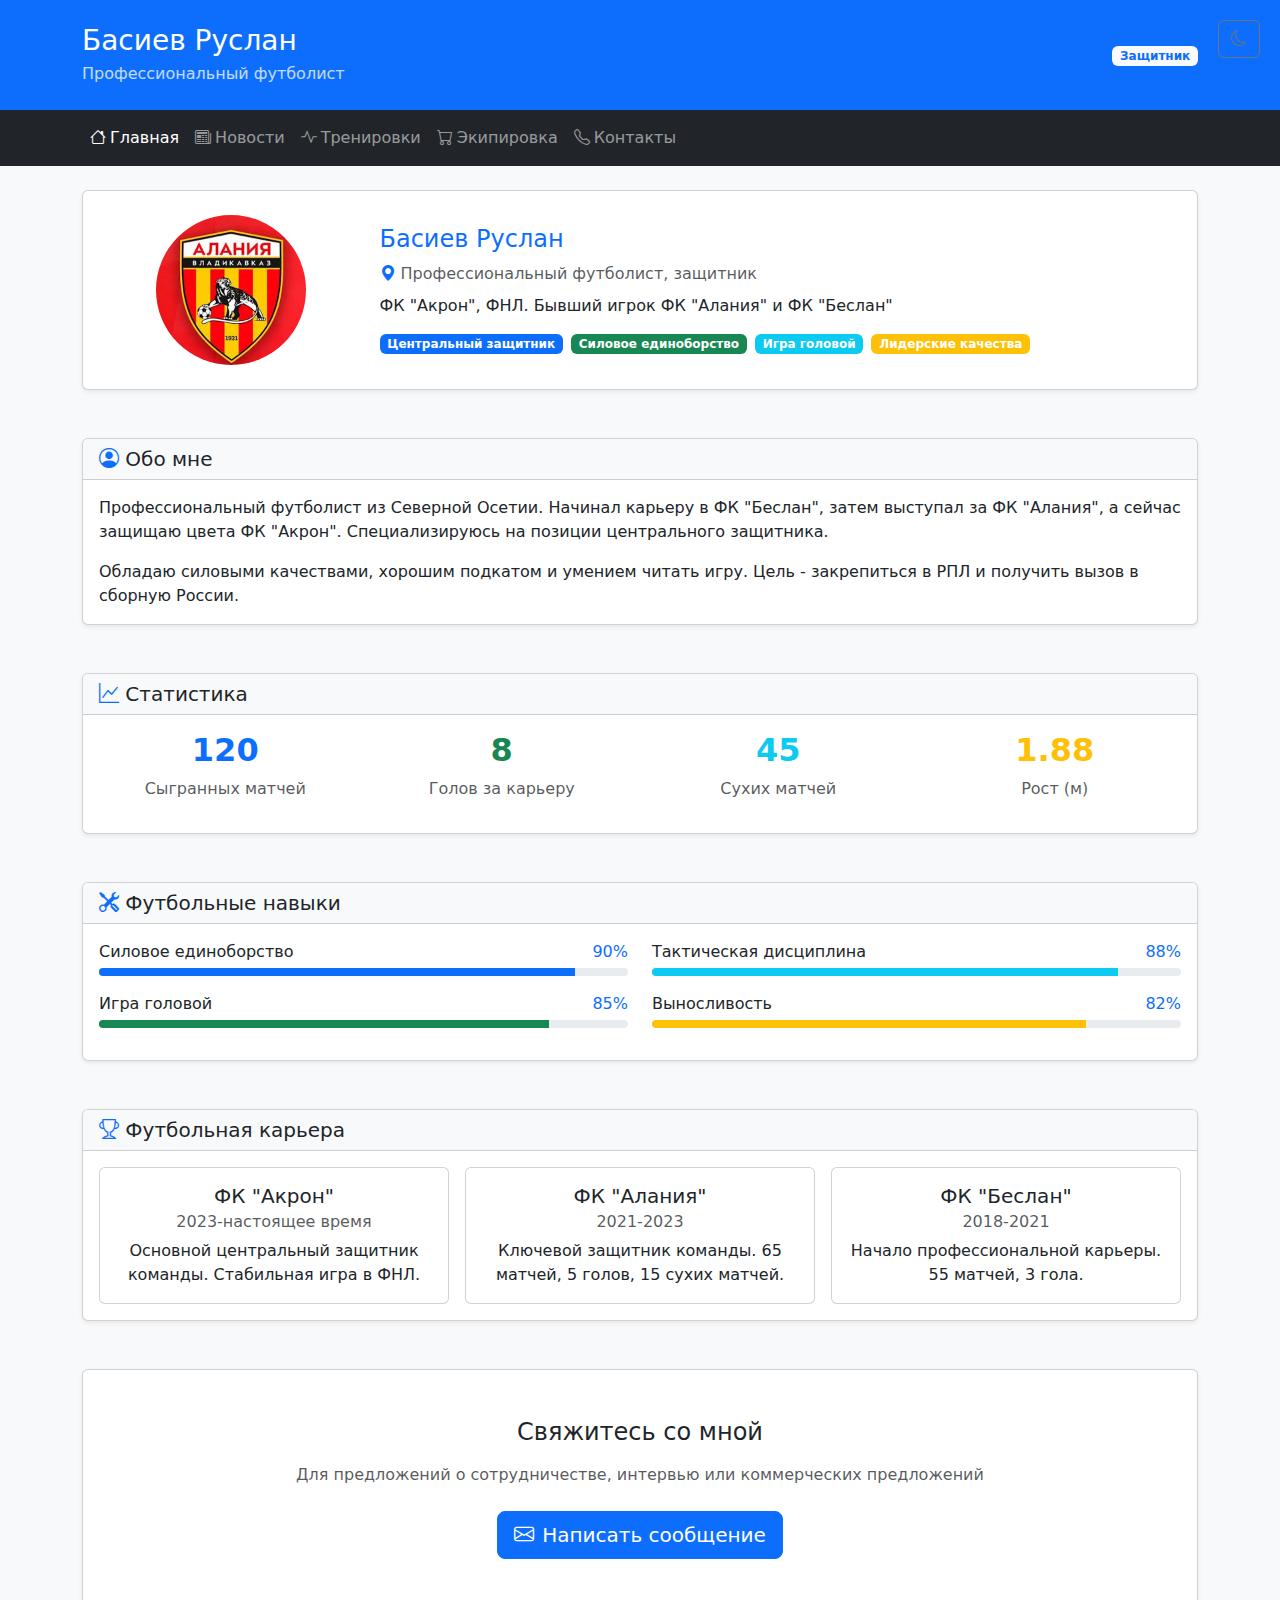
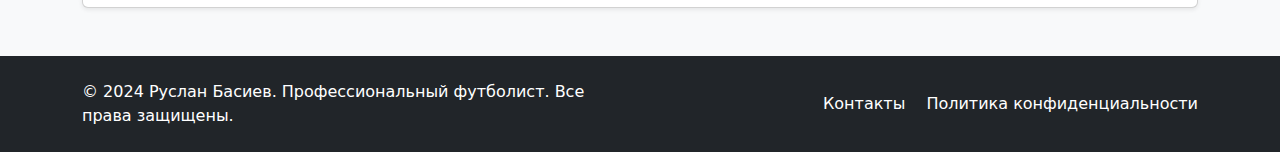
<file: index.html>
<!DOCTYPE html>
<html lang="ru">
<head>
    <meta charset="UTF-8">
    <meta name="viewport" content="width=device-width, initial-scale=1.0">
    <title>Главная - Футболист Басиев Руслан</title>
    <!-- Bootstrap CSS -->
    <link href="https://cdn.jsdelivr.net/npm/bootstrap@5.3.2/dist/css/bootstrap.min.css" rel="stylesheet">
    <!-- Bootstrap Icons -->
    <link rel="stylesheet" href="https://cdn.jsdelivr.net/npm/bootstrap-icons@1.11.1/font/bootstrap-icons.css">
    <style>
        .theme-toggle {
            position: fixed;
            top: 20px;
            right: 20px;
            z-index: 1000;
        }
        .profile-img {
            width: 150px;
            height: 150px;
            object-fit: cover;
        }
        .progress {
            height: 8px;
        }
        .skill-badge {
            font-size: 0.9rem;
            padding: 6px 12px;
            margin: 2px;
        }
    </style>
</head>
<body class="bg-light">
    <!-- Переключатель темы -->
    <button class="btn btn-outline-secondary theme-toggle" id="themeToggle">
        <i class="bi bi-moon"></i>
    </button>

    <div class="container-fluid p-0">
        <!-- Header -->
        <header class="bg-primary text-white py-4">
            <div class="container">
                <div class="row align-items-center">
                    <div class="col">
                        <h1 class="h3 mb-1">Басиев Руслан</h1>
                        <p class="mb-0 opacity-75">Профессиональный футболист</p>
                    </div>
                    <div class="col-auto">
                        <span class="badge bg-light text-primary">Защитник</span>
                    </div>
                </div>
            </div>
        </header>

        <!-- Navigation -->
        <nav class="navbar navbar-expand-lg navbar-dark bg-dark">
            <div class="container">
                <button class="navbar-toggler" type="button" data-bs-toggle="collapse" data-bs-target="#navbarNav">
                    <span class="navbar-toggler-icon"></span>
                </button>
                <div class="collapse navbar-collapse" id="navbarNav">
                    <ul class="navbar-nav">
                        <li class="nav-item">
                            <a class="nav-link active" href="index.html">
                                <i class="bi bi-house me-1"></i>Главная
                            </a>
                        </li>
                        <li class="nav-item">
                            <a class="nav-link" href="pages/news.html">
                                <i class="bi bi-newspaper me-1"></i>Новости
                            </a>
                        </li>
                        <li class="nav-item">
                            <a class="nav-link" href="pages/practices.html">
                                <i class="bi bi-activity me-1"></i>Тренировки
                            </a>
                        </li>
                        <li class="nav-item">
                            <a class="nav-link" href="pages/goods.html">
                                <i class="bi bi-cart me-1"></i>Экипировка
                            </a>
                        </li>
                        <li class="nav-item">
                            <a class="nav-link" href="pages/contacts.html">
                                <i class="bi bi-telephone me-1"></i>Контакты
                            </a>
                        </li>
                    </ul>
                </div>
            </div>
        </nav>

        <!-- Main Content -->
        <main class="container my-4">
            <!-- Profile Section -->
            <section class="mb-5">
                <div class="card shadow-sm">
                    <div class="card-body p-4">
                        <div class="row align-items-center">
                            <div class="col-md-3 text-center mb-3 mb-md-0">
                                <img src="images/profile.jpg" alt="Фото футболиста" class="img-fluid rounded-circle profile-img">
                            </div>
                            <div class="col-md-9">
                                <h2 class="card-title h4 text-primary">Басиев Руслан</h2>
                                <p class="card-text text-muted mb-2">
                                    <i class="bi bi-geo-alt-fill text-primary"></i>
                                    Профессиональный футболист, защитник
                                </p>
                                <p class="card-text">
                                    ФК "Акрон", ФНЛ. Бывший игрок ФК "Алания" и ФК "Беслан"
                                </p>
                                <div class="d-flex gap-2 flex-wrap">
                                    <span class="badge bg-primary">Центральный защитник</span>
                                    <span class="badge bg-success">Силовое единоборство</span>
                                    <span class="badge bg-info">Игра головой</span>
                                    <span class="badge bg-warning">Лидерские качества</span>
                                </div>
                            </div>
                        </div>
                    </div>
                </div>
            </section>

            <!-- About Section -->
            <section class="mb-5">
                <div class="card shadow-sm">
                    <div class="card-header bg-light">
                        <h3 class="card-title h5 mb-0">
                            <i class="bi bi-person-circle text-primary"></i>
                            Обо мне
                        </h3>
                    </div>
                    <div class="card-body">
                        <p class="card-text">
                            Профессиональный футболист из Северной Осетии. Начинал карьеру в ФК "Беслан", 
                            затем выступал за ФК "Алания", а сейчас защищаю цвета ФК "Акрон". Специализируюсь 
                            на позиции центрального защитника.
                        </p>
                        <p class="card-text">
                            Обладаю силовыми качествами, хорошим подкатом и умением читать игру. 
                            Цель - закрепиться в РПЛ и получить вызов в сборную России.
                        </p>
                    </div>
                </div>
            </section>

            <!-- Stats Section -->
            <section class="mb-5">
                <div class="card shadow-sm">
                    <div class="card-header bg-light">
                        <h3 class="card-title h5 mb-0">
                            <i class="bi bi-graph-up text-primary"></i>
                            Статистика
                        </h3>
                    </div>
                    <div class="card-body">
                        <div class="row text-center">
                            <div class="col-md-3 col-6 mb-3">
                                <div class="h2 text-primary fw-bold">120</div>
                                <div class="text-muted">Сыгранных матчей</div>
                            </div>
                            <div class="col-md-3 col-6 mb-3">
                                <div class="h2 text-success fw-bold">8</div>
                                <div class="text-muted">Голов за карьеру</div>
                            </div>
                            <div class="col-md-3 col-6 mb-3">
                                <div class="h2 text-info fw-bold">45</div>
                                <div class="text-muted">Сухих матчей</div>
                            </div>
                            <div class="col-md-3 col-6 mb-3">
                                <div class="h2 text-warning fw-bold">1.88</div>
                                <div class="text-muted">Рост (м)</div>
                            </div>
                        </div>
                    </div>
                </div>
            </section>

            <!-- Skills Section -->
            <section class="mb-5">
                <div class="card shadow-sm">
                    <div class="card-header bg-light">
                        <h3 class="card-title h5 mb-0">
                            <i class="bi bi-tools text-primary"></i>
                            Футбольные навыки
                        </h3>
                    </div>
                    <div class="card-body">
                        <div class="row">
                            <div class="col-md-6">
                                <div class="mb-3">
                                    <div class="d-flex justify-content-between mb-1">
                                        <span>Силовое единоборство</span>
                                        <span class="text-primary">90%</span>
                                    </div>
                                    <div class="progress">
                                        <div class="progress-bar bg-primary" style="width: 90%"></div>
                                    </div>
                                </div>
                                <div class="mb-3">
                                    <div class="d-flex justify-content-between mb-1">
                                        <span>Игра головой</span>
                                        <span class="text-primary">85%</span>
                                    </div>
                                    <div class="progress">
                                        <div class="progress-bar bg-success" style="width: 85%"></div>
                                    </div>
                                </div>
                            </div>
                            <div class="col-md-6">
                                <div class="mb-3">
                                    <div class="d-flex justify-content-between mb-1">
                                        <span>Тактическая дисциплина</span>
                                        <span class="text-primary">88%</span>
                                    </div>
                                    <div class="progress">
                                        <div class="progress-bar bg-info" style="width: 88%"></div>
                                    </div>
                                </div>
                                <div class="mb-3">
                                    <div class="d-flex justify-content-between mb-1">
                                        <span>Выносливость</span>
                                        <span class="text-primary">82%</span>
                                    </div>
                                    <div class="progress">
                                        <div class="progress-bar bg-warning" style="width: 82%"></div>
                                    </div>
                                </div>
                            </div>
                        </div>
                    </div>
                </div>
            </section>

            <!-- Career Section -->
            <section class="mb-5">
                <div class="card shadow-sm">
                    <div class="card-header bg-light">
                        <h3 class="card-title h5 mb-0">
                            <i class="bi bi-trophy text-primary"></i>
                            Футбольная карьера
                        </h3>
                    </div>
                    <div class="card-body">
                        <div class="row g-3">
                            <div class="col-md-4">
                                <div class="card h-100">
                                    <div class="card-body text-center">
                                        <h5 class="card-title">ФК "Акрон"</h5>
                                        <h6 class="card-subtitle mb-2 text-muted">2023-настоящее время</h6>
                                        <p class="card-text">Основной центральный защитник команды. Стабильная игра в ФНЛ.</p>
                                    </div>
                                </div>
                            </div>
                            <div class="col-md-4">
                                <div class="card h-100">
                                    <div class="card-body text-center">
                                        <h5 class="card-title">ФК "Алания"</h5>
                                        <h6 class="card-subtitle mb-2 text-muted">2021-2023</h6>
                                        <p class="card-text">Ключевой защитник команды. 65 матчей, 5 голов, 15 сухих матчей.</p>
                                    </div>
                                </div>
                            </div>
                            <div class="col-md-4">
                                <div class="card h-100">
                                    <div class="card-body text-center">
                                        <h5 class="card-title">ФК "Беслан"</h5>
                                        <h6 class="card-subtitle mb-2 text-muted">2018-2021</h6>
                                        <p class="card-text">Начало профессиональной карьеры. 55 матчей, 3 гола.</p>
                                    </div>
                                </div>
                            </div>
                        </div>
                    </div>
                </div>
            </section>

            <!-- CTA Section -->
            <section class="mb-5">
                <div class="card shadow-sm">
                    <div class="card-body text-center py-5">
                        <h3 class="card-title h4 mb-3">Свяжитесь со мной</h3>
                        <p class="card-text text-muted mb-4">
                            Для предложений о сотрудничестве, интервью или коммерческих предложений
                        </p>
                        <a href="pages/contacts.html" class="btn btn-primary btn-lg">
                            <i class="bi bi-envelope me-2"></i>Написать сообщение
                        </a>
                    </div>
                </div>
            </section>
        </main>

        <!-- Footer -->
        <footer class="bg-dark text-white py-4 mt-5">
            <div class="container">
                <div class="row align-items-center">
                    <div class="col-md-6">
                        <p class="mb-0">© 2024 Руслан Басиев. Профессиональный футболист. Все права защищены.</p>
                    </div>
                    <div class="col-md-6 text-md-end">
                        <a href="pages/contacts.html" class="text-white text-decoration-none me-3">Контакты</a>
                        <a href="#" class="text-white text-decoration-none">Политика конфиденциальности</a>
                    </div>
                </div>
            </div>
        </footer>
    </div>

    <!-- Bootstrap JS -->
    <script src="https://cdn.jsdelivr.net/npm/bootstrap@5.3.2/dist/js/bootstrap.bundle.min.js"></script>
    
    <!-- Theme Toggle Script -->
    <script>
        const themeToggle = document.getElementById('themeToggle');
        const themeIcon = themeToggle.querySelector('i');
        
        const currentTheme = localStorage.getItem('theme') || 'light';
        document.body.classList.toggle('dark-theme', currentTheme === 'dark');
        updateThemeIcon();
        
        themeToggle.addEventListener('click', function() {
            document.body.classList.toggle('dark-theme');
            const isDark = document.body.classList.contains('dark-theme');
            localStorage.setItem('theme', isDark ? 'dark' : 'light');
            updateThemeIcon();
        });
        
        function updateThemeIcon() {
            const isDark = document.body.classList.contains('dark-theme');
            themeIcon.className = isDark ? 'bi bi-sun' : 'bi bi-moon';
            themeToggle.classList.toggle('btn-outline-secondary', !isDark);
            themeToggle.classList.toggle('btn-outline-warning', isDark);
        }
        
        const style = document.createElement('style');
        style.textContent = `
            .dark-theme {
                background-color: #1a1a1a;
                color: #ffffff;
            }
            .dark-theme .bg-light {
                background-color: #2d2d2d !important;
                color: #ffffff;
            }
            .dark-theme .card {
                background-color: #2d2d2d;
                color: #ffffff;
                border-color: #444;
            }
            .dark-theme .text-muted {
                color: #aaa !important;
            }
            .dark-theme .text-primary {
                color: #4dabf7 !important;
            }
        `;
        document.head.appendChild(style);
    </script>
</body>
</html>
</file>
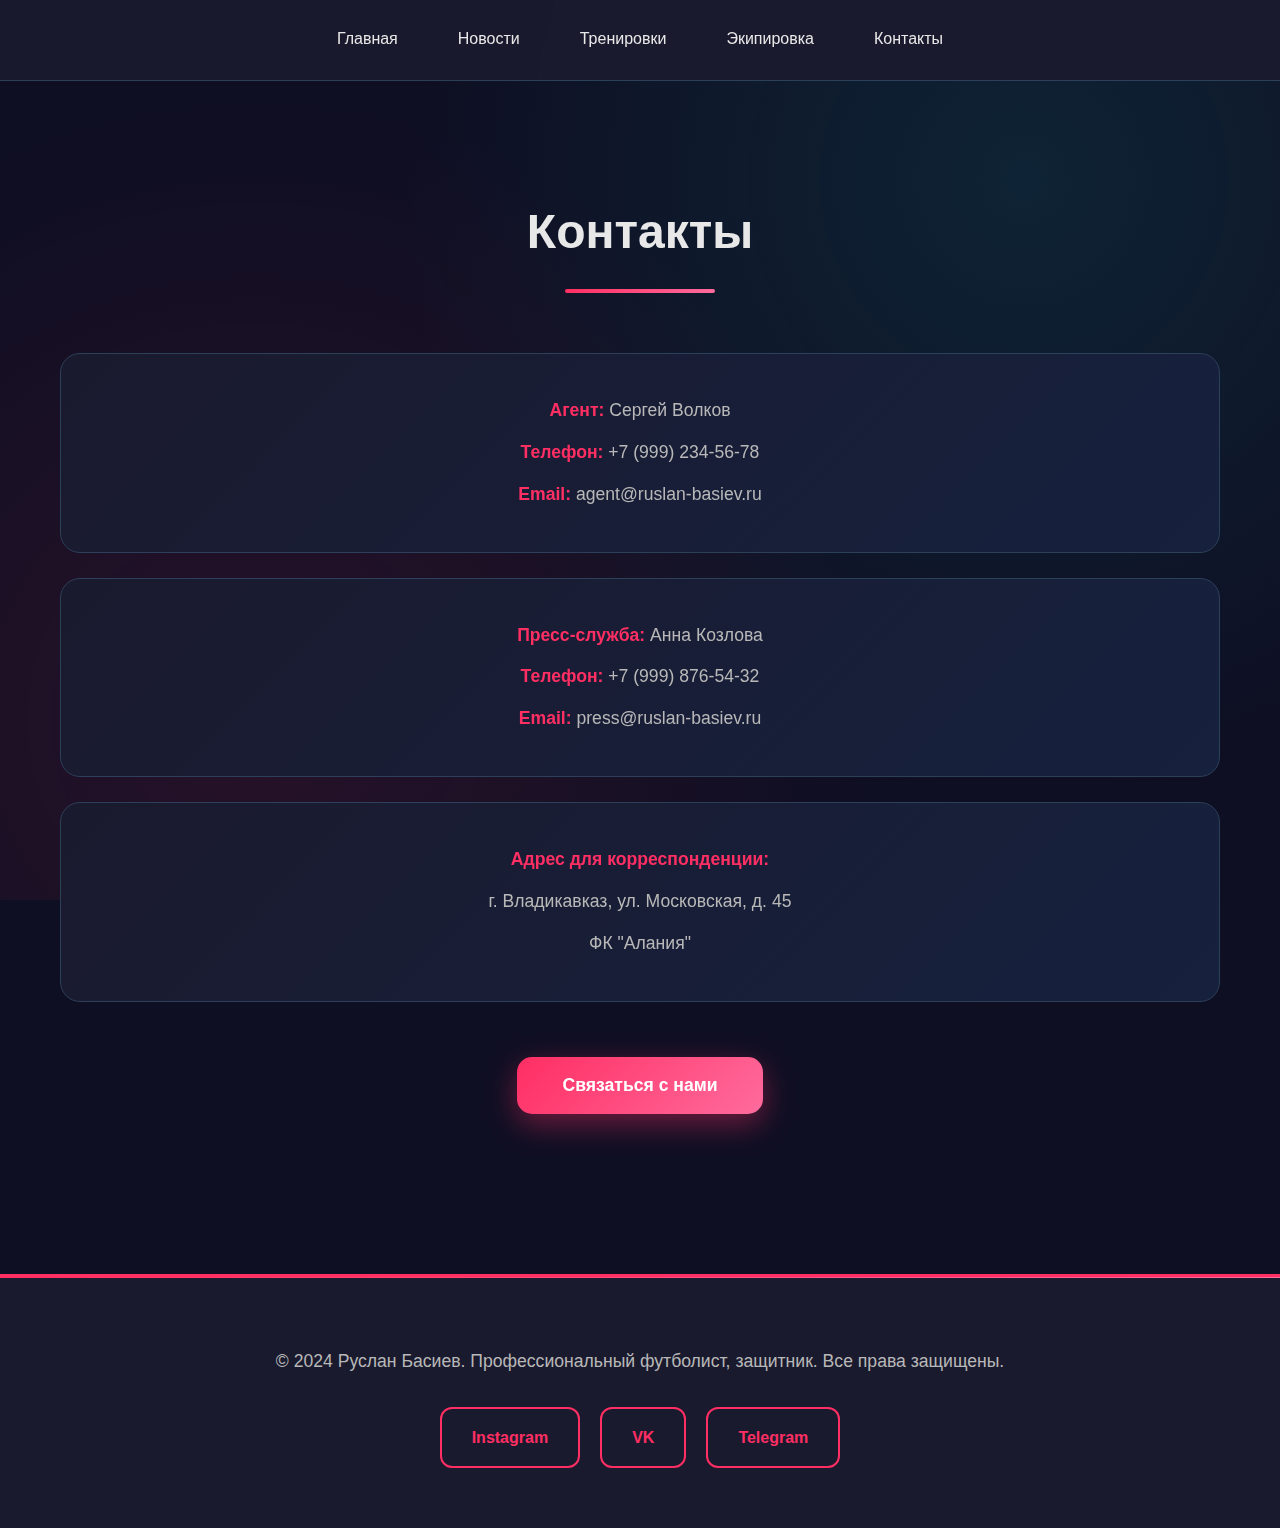
<file: contacts.html>
<!DOCTYPE html>
<html lang="ru">
  <head>
    <meta charset="UTF-8" />
    <meta name="viewport" content="width=device-width, initial-scale=1.0" />
    <title>Контакты - Футболист Басиев Руслан</title>
    <link rel="stylesheet" href="../style.css" />
    <style>
      dialog::backdrop {
        background: rgba(0, 0, 0, 0.8);
        animation: fadeIn 0.3s ease;
      }

      dialog {
        border: none;
        border-radius: 15px;
        padding: 0;
        box-shadow: 0 10px 30px rgba(0, 255, 136, 0.3);
        animation: slideIn 0.3s ease;
        max-width: 500px;
        width: 90vw;
        max-height: 90vh;
        overflow-y: auto;
        background: var(--card-bg);
        border: 2px solid var(--accent-green);
      }

      .modal-header {
        background: linear-gradient(135deg, #002614 0%, #001a0f 100%);
        color: var(--accent-green);
        padding: 1.5rem;
        border-radius: 12px 12px 0 0;
        margin: 0;
        text-align: center;
        border-bottom: 2px solid var(--accent-green);
      }

      .modal-header h2 {
        margin: 0;
        color: var(--accent-green);
        font-size: 1.5rem;
        font-weight: 300;
        letter-spacing: 1px;
      }

      .modal-content {
        padding: 2rem;
      }

      .form-group {
        margin-bottom: 1.5rem;
      }

      .form-group label {
        display: block;
        margin-bottom: 0.5rem;
        font-weight: 600;
        color: var(--accent-green);
      }

      .form-group input,
      .form-group select,
      .form-group textarea {
        width: 100%;
        padding: 0.75rem;
        border: 2px solid var(--border-dark);
        border-radius: 8px;
        font-size: 1rem;
        transition: all 0.3s ease;
        box-sizing: border-box;
        background: var(--dark-bg);
        color: var(--text-light);
        font-family: "Segoe UI", Tahoma, Geneva, Verdana, sans-serif;
      }

      .form-group input:focus,
      .form-group select:focus,
      .form-group textarea:focus {
        outline: none;
        border-color: var(--accent-green);
        box-shadow: 0 0 0 3px rgba(0, 255, 136, 0.1);
        background: var(--card-bg);
      }

      .form-group textarea {
        min-height: 100px;
        resize: vertical;
      }

      .modal-actions {
        display: flex;
        gap: 1rem;
        justify-content: flex-end;
        margin-top: 2rem;
      }

      .btn {
        padding: 12px 25px;
        border: none;
        border-radius: 25px;
        cursor: pointer;
        font-size: 1rem;
        transition: all 0.3s ease;
        font-weight: 600;
        border: 1px solid transparent;
      }

      .btn-primary {
        background: linear-gradient(135deg, #002614 0%, #001a0f 100%);
        color: var(--accent-green);
        border: 1px solid var(--accent-green);
      }

      .btn-primary:hover {
        transform: translateY(-3px);
        box-shadow: 0 6px 20px rgba(0, 255, 136, 0.3);
        background: linear-gradient(135deg, #003d1f 0%, #002614 100%);
      }

      .btn-secondary {
        background: var(--dark-bg);
        color: var(--text-gray);
        border: 1px solid var(--border-dark);
      }

      .btn-secondary:hover {
        background: var(--card-bg);
        transform: translateY(-2px);
        border-color: var(--accent-green);
      }

      .required {
        color: #ff4444;
      }

      @keyframes fadeIn {
        from {
          opacity: 0;
        }
        to {
          opacity: 1;
        }
      }

      @keyframes slideIn {
        from {
          opacity: 0;
          transform: translateY(-50px) scale(0.9);
        }
        to {
          opacity: 1;
          transform: translateY(0) scale(1);
        }
      }

      /* Адаптивность */
      @media (max-width: 600px) {
        dialog {
          margin: 1rem;
          width: calc(100vw - 2rem);
        }

        .modal-actions {
          flex-direction: column;
        }

        .btn {
          width: 100%;
        }
      }
    </style>
  </head>

  <body class="page-container">
    <header>
      <nav class="nav">
        <ul class="nav-list">
          <li class="nav-item">
            <a class="nav-link" href="../index.html">Главная</a>
          </li>
          <li class="nav-item">
            <a class="nav-link" href="news.html">Новости</a>
          </li>
          <li class="nav-item">
            <a class="nav-link" href="practices.html">Тренировки</a>
          </li>
          <li class="nav-item">
            <a class="nav-link" href="goods.html">Экипировка</a>
          </li>
          <li class="nav-item">
            <a class="nav-link" href="contacts.html">Контакты</a>
          </li>
        </ul>
      </nav>
    </header>
    <main class="content">
      <section class="contacts-container">
        <h2 class="section-title">Контакты</h2>
        <div class="contact-info">
          <p><strong>Агент:</strong> Сергей Волков</p>
          <p><strong>Телефон:</strong> +7 (999) 234-56-78</p>
          <p><strong>Email:</strong> agent@ruslan-basiev.ru</p>
        </div>
        <div class="contact-info">
          <p><strong>Пресс-служба:</strong> Анна Козлова</p>
          <p><strong>Телефон:</strong> +7 (999) 876-54-32</p>
          <p><strong>Email:</strong> press@ruslan-basiev.ru</p>
        </div>
        <div class="contact-info">
          <p><strong>Адрес для корреспонденции:</strong></p>
          <p>г. Владикавказ, ул. Московская, д. 45</p>
          <p>ФК "Алания"</p>
        </div>
        <button class="contact-button" onclick="contactModal.showModal()">
          Связаться с нами
        </button>
      </section>
    </main>
    <footer class="footer">
      <div class="footer-content">
        <p>
          © 2024 Руслан Басиев. Профессиональный футболист, защитник. Все права
          защищены.
        </p>
        <div class="social-links">
          <a href="#" class="social-link">Instagram</a>
          <a href="#" class="social-link">VK</a>
          <a href="#" class="social-link">Telegram</a>
        </div>
      </div>
    </footer>
    <dialog id="contactModal">
      <div class="modal-header">
        <h2>Форма обратной связи</h2>
      </div>

      <div class="modal-content">
        <form id="feedbackForm" method="dialog">
          <div class="form-group">
            <label for="name">Имя <span class="required">*</span></label>
            <input
              type="text"
              id="name"
              name="name"
              required
              placeholder="Введите ваше имя"
            />
          </div>
          <div class="form-group">
            <label for="phone">Телефон <span class="required">*</span></label>
            <input
              type="tel"
              id="phone"
              name="phone"
              required
              placeholder="+7 (XXX) XXX-XX-XX"
            />
          </div>
          <div class="form-group">
            <label for="email"
              >Электронная почта <span class="required">*</span></label
            >
            <input
              type="email"
              id="email"
              name="email"
              required
              placeholder="example@mail.ru"
            />
          </div>
          <div class="form-group">
            <label for="category"
              >Категория обращения <span class="required">*</span></label
            >
            <select id="category" name="category" required>
              <option value="">Выберите категорию</option>
              <option value="commercial">Коммерческое предложение</option>
              <option value="interview">Запрос на интервью</option>
              <option value="training">Вопросы по тренировкам</option>
              <option value="fan">Сообщение от болельщика</option>
              <option value="other">Другое</option>
            </select>
          </div>
          <div class="form-group">
            <label for="message"
              >Текст обращения <span class="required">*</span></label
            >
            <textarea
              id="message"
              name="message"
              required
              placeholder="Опишите вашу проблему или вопрос..."
            ></textarea>
          </div>
          <div class="modal-actions">
            <button
              type="button"
              class="btn btn-secondary"
              onclick="contactModal.close()"
            >
              Отмена
            </button>
            <button
              type="button"
              class="btn btn-primary"
              onclick="submitForm()"
            >
              Отправить
            </button>
          </div>
        </form>
      </div>
    </dialog>
    <script>
      // Функция для отправки формы
      function submitForm() {
        const form = document.getElementById("feedbackForm");
        const formData = new FormData(form);

        // Простая валидация
        if (!form.checkValidity()) {
          form.reportValidity();
          return;
        }

        // Собираем данные формы
        const data = {
          name: formData.get("name"),
          phone: formData.get("phone"),
          email: formData.get("email"),
          category: formData.get("category"),
          message: formData.get("message"),
        };

        // В реальном приложении здесь был бы AJAX-запрос
        console.log("Данные формы:", data);

        // Показываем уведомление об успешной отправке
        alert(
          "Спасибо! Ваше обращение отправлено. Мы свяжемся с вами в ближайшее время."
        );

        // Закрываем модальное окно
        contactModal.close();

        // Очищаем форму
        form.reset();
      }

      // Закрытие модального окна по клику на фон
      document
        .getElementById("contactModal")
        .addEventListener("click", function (event) {
          if (event.target === this) {
            this.close();
          }
        });

      // Обработка отправки формы через Enter (предотвращаем стандартное поведение)
      document
        .getElementById("feedbackForm")
        .addEventListener("keypress", function (event) {
          if (event.key === "Enter" && event.target.type !== "textarea") {
            event.preventDefault();
          }
        });
    </script>
  </body>
</html>
</file>
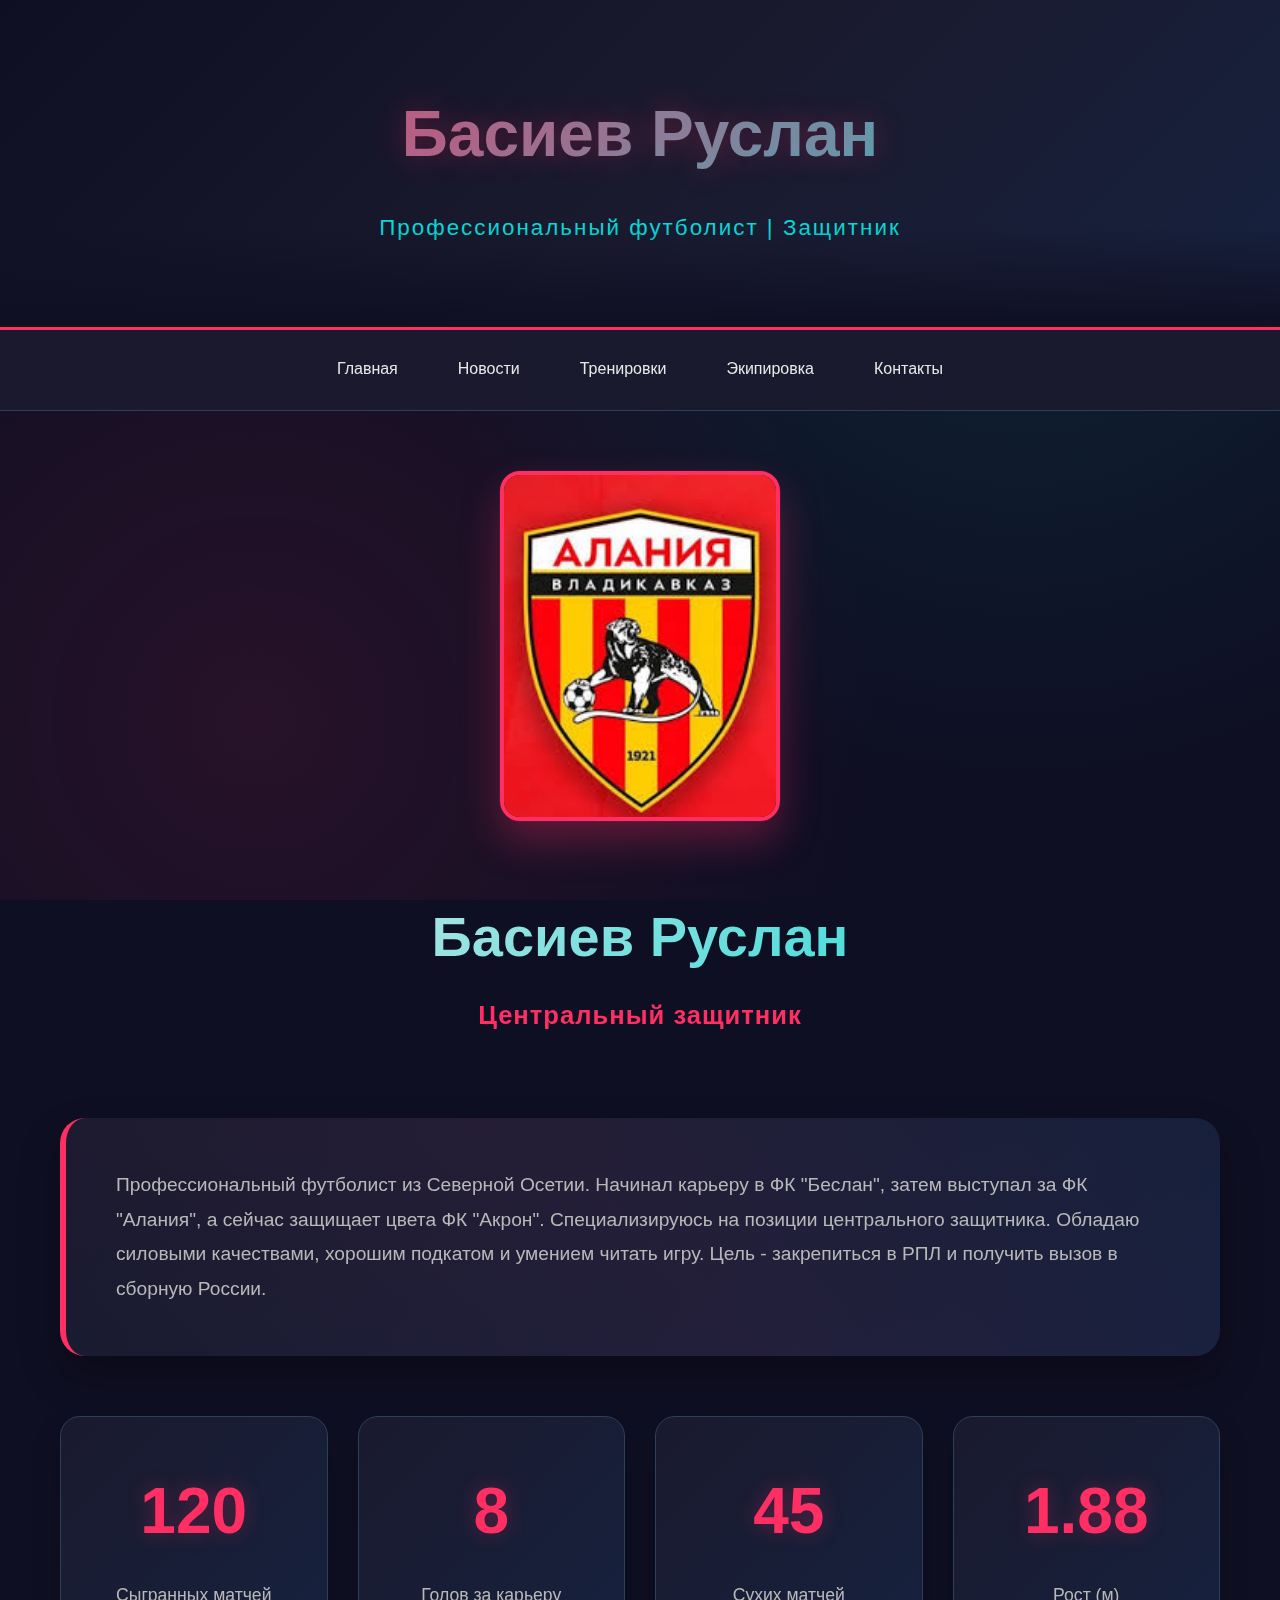
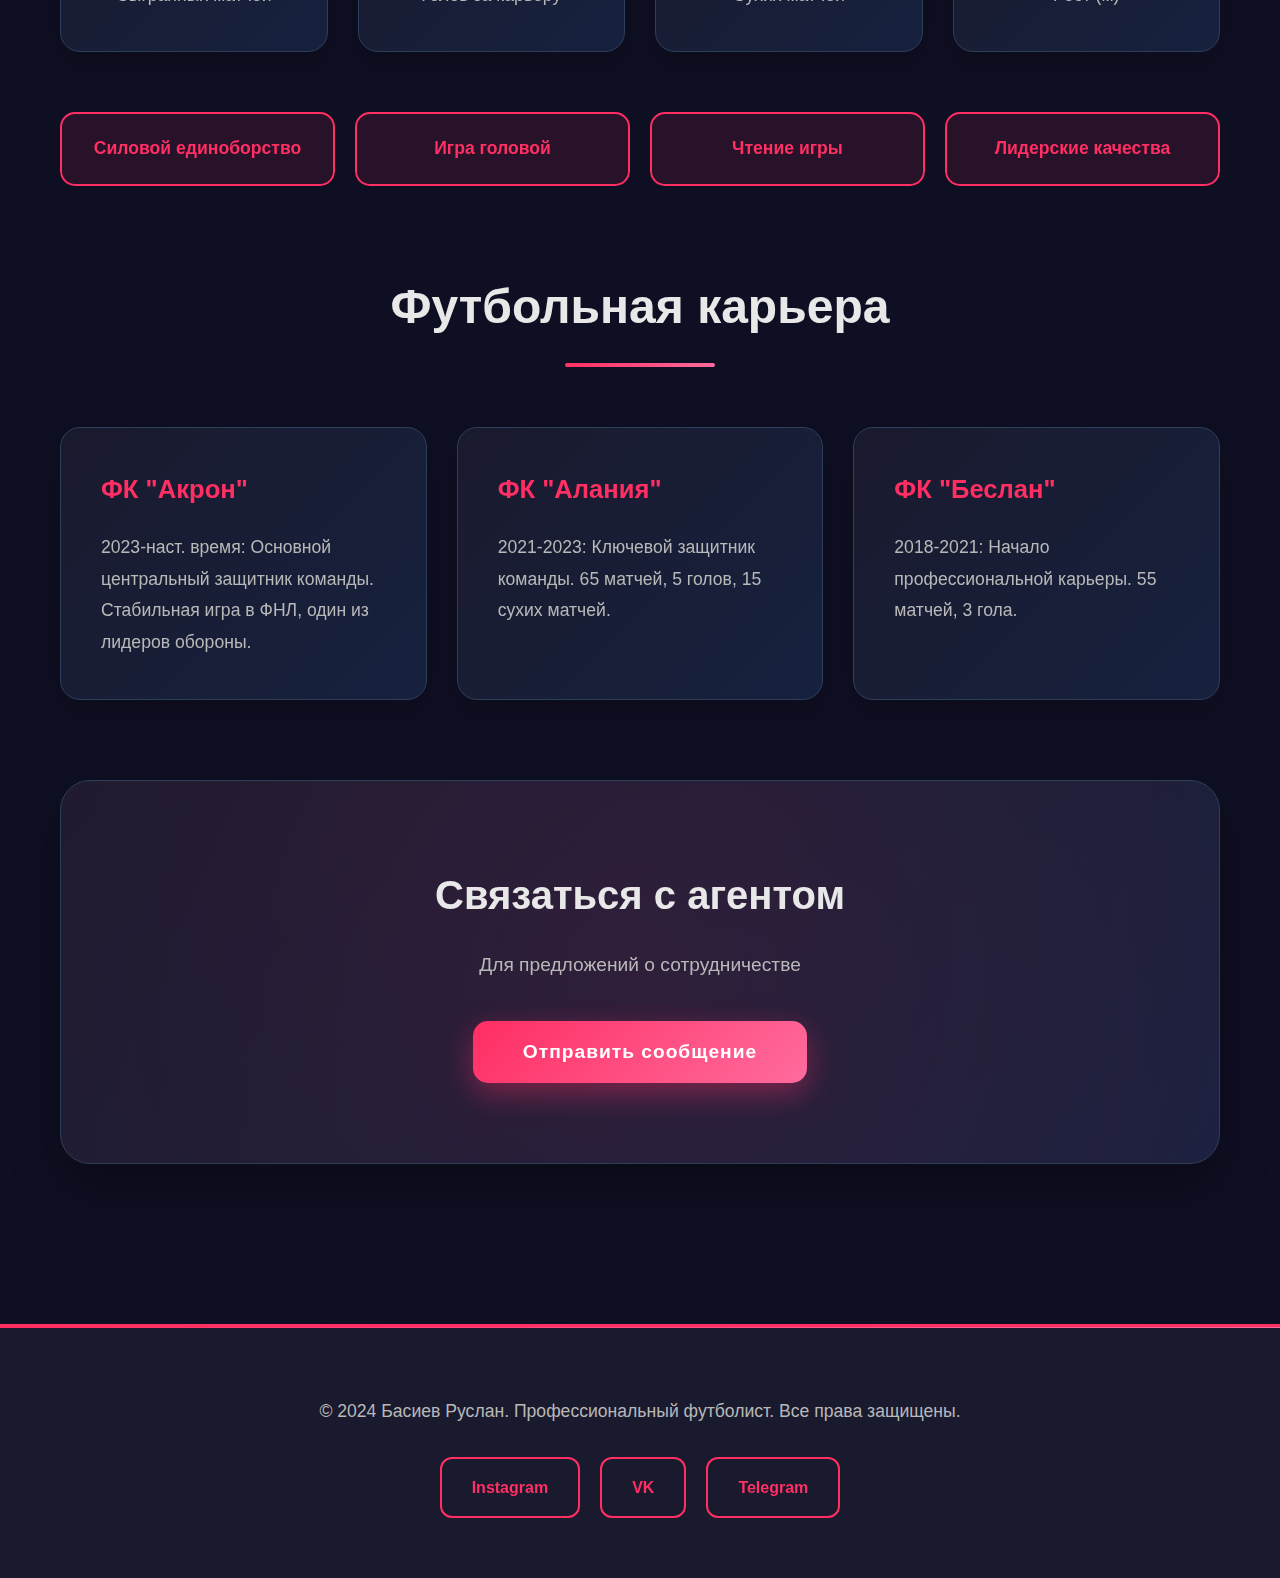
<file: index_v1.html>
<!DOCTYPE html>
<html lang="ru">
  <head>
    <meta charset="UTF-8" />
    <meta name="viewport" content="width=device-width, initial-scale=1.0" />
    <title>Профессиональный футболист - Басиев Руслан</title>
    <link rel="stylesheet" href="style.css" />
  </head>
  <body class="page-container">
    <header class="header">
      <h1>Басиев Руслан</h1>
      <p>Профессиональный футболист | Защитник</p>
    </header>

    <nav class="nav">
      <ul class="nav-list">
        <li class="nav-item">
          <a class="nav-link" href="index.html">Главная</a>
        </li>
        <li class="nav-item">
          <a class="nav-link" href="pages/news.html">Новости</a>
        </li>
        <li class="nav-item">
          <a class="nav-link" href="pages/practices.html">Тренировки</a>
        </li>
        <li class="nav-item">
          <a class="nav-link" href="pages/goods.html">Экипировка</a>
        </li>
        <li class="nav-item">
          <a class="nav-link" href="pages/contacts.html">Контакты</a>
        </li>
      </ul>
    </nav>

    <main class="content">
      <div class="profile-header">
        <img
          class="profile-photo"
          src="images/profile.jpg"
          alt="Фото футболиста"
          onerror="this.style.display='none'"
        />
        <h2 class="profile-name">Басиев Руслан</h2>
        <p class="profile-group">Центральный защитник</p>
      </div>

      <div class="about-me">
        <p>
          Профессиональный футболист из Северной Осетии. Начинал карьеру в ФК
          "Беслан", затем выступал за ФК "Алания", а сейчас защищает цвета ФК
          "Акрон". Специализируюсь на позиции центрального защитника. Обладаю
          силовыми качествами, хорошим подкатом и умением читать игру. Цель -
          закрепиться в РПЛ и получить вызов в сборную России.
        </p>
      </div>

      <div class="stats-container">
        <div class="stat-card">
          <h3>120</h3>
          <p>Сыгранных матчей</p>
        </div>
        <div class="stat-card">
          <h3>8</h3>
          <p>Голов за карьеру</p>
        </div>
        <div class="stat-card">
          <h3>45</h3>
          <p>Сухих матчей</p>
        </div>
        <div class="stat-card">
          <h3>1.88</h3>
          <p>Рост (м)</p>
        </div>
      </div>

      <div class="skills-container">
        <div class="skill-tag">Силовой единоборство</div>
        <div class="skill-tag">Игра головой</div>
        <div class="skill-tag">Чтение игры</div>
        <div class="skill-tag">Лидерские качества</div>
      </div>

      <section class="experience-section">
        <h2 class="section-title">Футбольная карьера</h2>
        <div class="experience-grid">
          <article class="experience-card">
            <h3 class="experience-title">ФК "Акрон"</h3>
            <p class="experience-desc">
              2023-наст. время: Основной центральный защитник команды.
              Стабильная игра в ФНЛ, один из лидеров обороны.
            </p>
          </article>
          <article class="experience-card">
            <h3 class="experience-title">ФК "Алания"</h3>
            <p class="experience-desc">
              2021-2023: Ключевой защитник команды. 65 матчей, 5 голов, 15 сухих
              матчей.
            </p>
          </article>
          <article class="experience-card">
            <h3 class="experience-title">ФК "Беслан"</h3>
            <p class="experience-desc">
              2018-2021: Начало профессиональной карьеры. 55 матчей, 3 гола.
            </p>
          </article>
        </div>
      </section>

      <div class="cta-section">
        <h2>Связаться с агентом</h2>
        <p>Для предложений о сотрудничестве</p>
        <button
          class="cta-button"
          onclick="location.href='pages/contacts.html'"
        >
          Отправить сообщение
        </button>
      </div>
    </main>

    <footer class="footer">
      <div class="footer-content">
        <p>
          © 2024 Басиев Руслан. Профессиональный футболист. Все права защищены.
        </p>
        <div class="social-links">
          <a href="#" class="social-link">Instagram</a>
          <a href="#" class="social-link">VK</a>
          <a href="#" class="social-link">Telegram</a>
        </div>
      </div>
    </footer>
  </body>
</html>
</file>
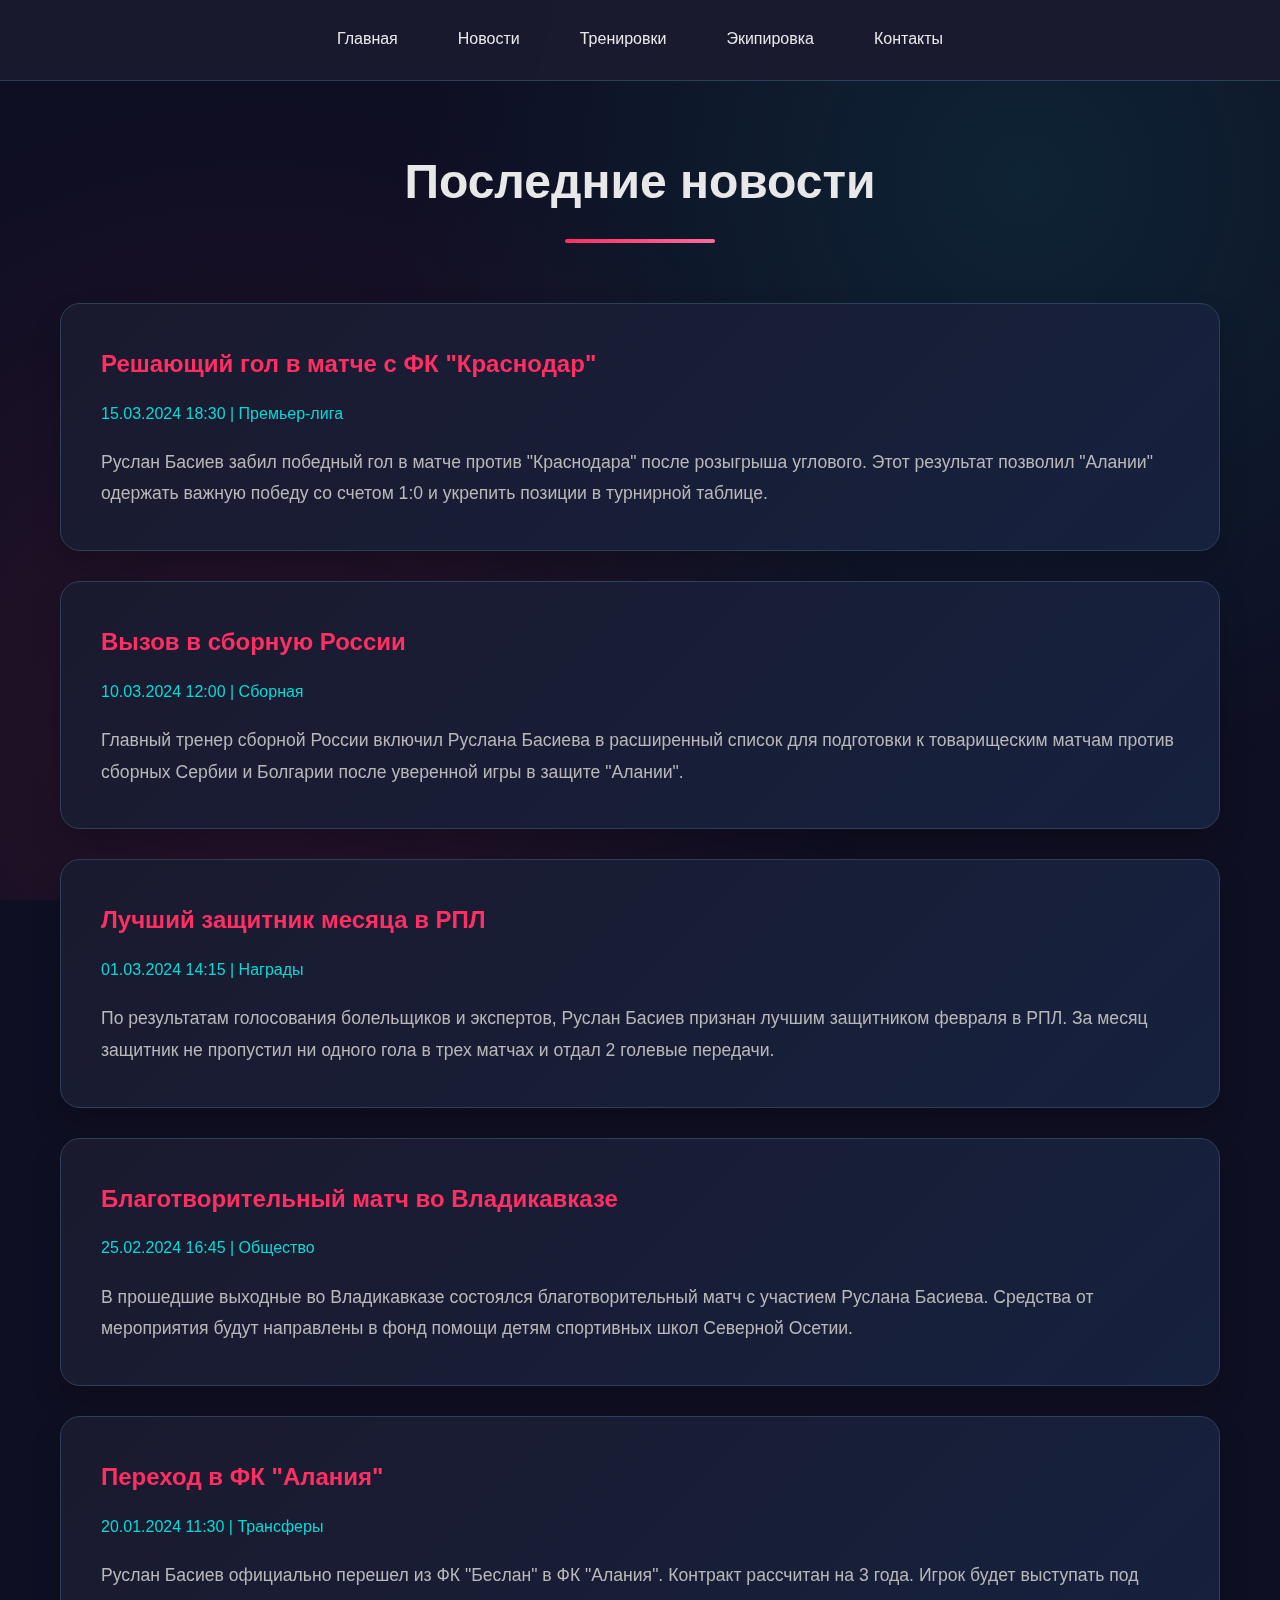
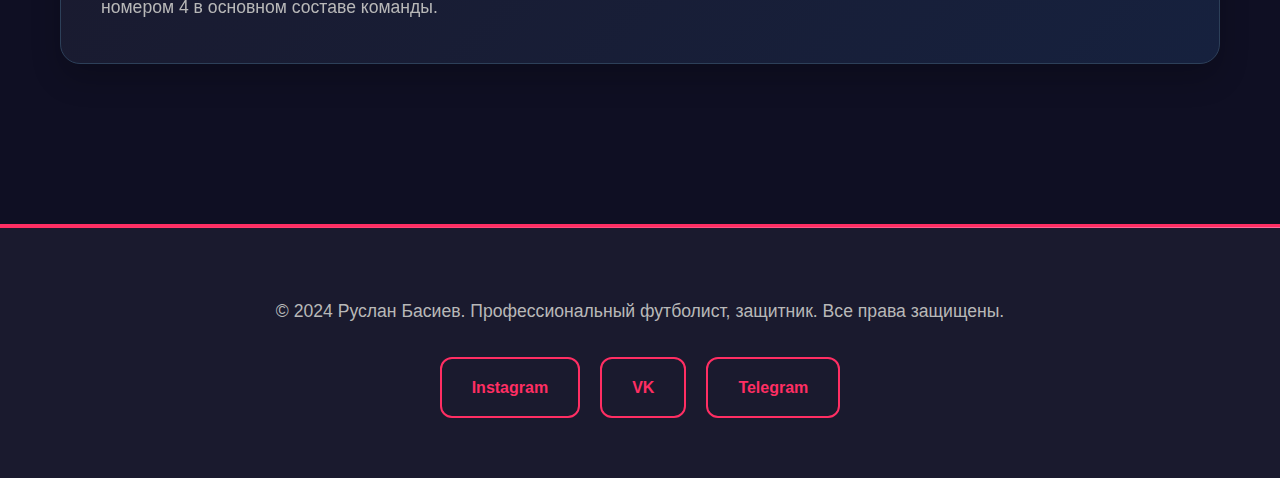
<file: news.html>
<!DOCTYPE html>
<html lang="ru">
  <head>
    <meta charset="UTF-8" />
    <meta name="viewport" content="width=device-width, initial-scale=1.0" />
    <title>Новости - Футболист Басиев Руслан</title>
    <link rel="stylesheet" href="../style.css" />
  </head>

  <body class="page-container">
    <header>
      <nav class="nav">
        <ul class="nav-list">
          <li class="nav-item">
            <a class="nav-link" href="../index.html">Главная</a>
          </li>
          <li class="nav-item">
            <a class="nav-link" href="news.html">Новости</a>
          </li>
          <li class="nav-item">
            <a class="nav-link" href="practices.html">Тренировки</a>
          </li>
          <li class="nav-item">
            <a class="nav-link" href="goods.html">Экипировка</a>
          </li>
          <li class="nav-item">
            <a class="nav-link" href="contacts.html">Контакты</a>
          </li>
        </ul>
      </nav>
    </header>
    <main class="content">
      <h2 class="section-title">Последние новости</h2>
      <div class="news-container">
        <article class="news-card">
          <h2 class="news-title">Решающий гол в матче с ФК "Краснодар"</h2>
          <p class="news-meta">15.03.2024 18:30 | Премьер-лига</p>
          <p class="news-text">
            Руслан Басиев забил победный гол в матче против "Краснодара" после
            розыгрыша углового. Этот результат позволил "Алании" одержать важную
            победу со счетом 1:0 и укрепить позиции в турнирной таблице.
          </p>
        </article>
        <article class="news-card">
          <h2 class="news-title">Вызов в сборную России</h2>
          <p class="news-meta">10.03.2024 12:00 | Сборная</p>
          <p class="news-text">
            Главный тренер сборной России включил Руслана Басиева в расширенный
            список для подготовки к товарищеским матчам против сборных Сербии и
            Болгарии после уверенной игры в защите "Алании".
          </p>
        </article>
        <article class="news-card">
          <h2 class="news-title">Лучший защитник месяца в РПЛ</h2>
          <p class="news-meta">01.03.2024 14:15 | Награды</p>
          <p class="news-text">
            По результатам голосования болельщиков и экспертов, Руслан Басиев
            признан лучшим защитником февраля в РПЛ. За месяц защитник не
            пропустил ни одного гола в трех матчах и отдал 2 голевые передачи.
          </p>
        </article>
        <article class="news-card">
          <h2 class="news-title">Благотворительный матч во Владикавказе</h2>
          <p class="news-meta">25.02.2024 16:45 | Общество</p>
          <p class="news-text">
            В прошедшие выходные во Владикавказе состоялся благотворительный
            матч с участием Руслана Басиева. Средства от мероприятия будут
            направлены в фонд помощи детям спортивных школ Северной Осетии.
          </p>
        </article>
        <article class="news-card">
          <h2 class="news-title">Переход в ФК "Алания"</h2>
          <p class="news-meta">20.01.2024 11:30 | Трансферы</p>
          <p class="news-text">
            Руслан Басиев официально перешел из ФК "Беслан" в ФК "Алания".
            Контракт рассчитан на 3 года. Игрок будет выступать под номером 4 в
            основном составе команды.
          </p>
        </article>
      </div>
    </main>
    <footer class="footer">
      <div class="footer-content">
        <p>
          © 2024 Руслан Басиев. Профессиональный футболист, защитник. Все права
          защищены.
        </p>
        <div class="social-links">
          <a href="#" class="social-link">Instagram</a>
          <a href="#" class="social-link">VK</a>
          <a href="#" class="social-link">Telegram</a>
        </div>
      </div>
    </footer>
  </body>
</html>
</file>
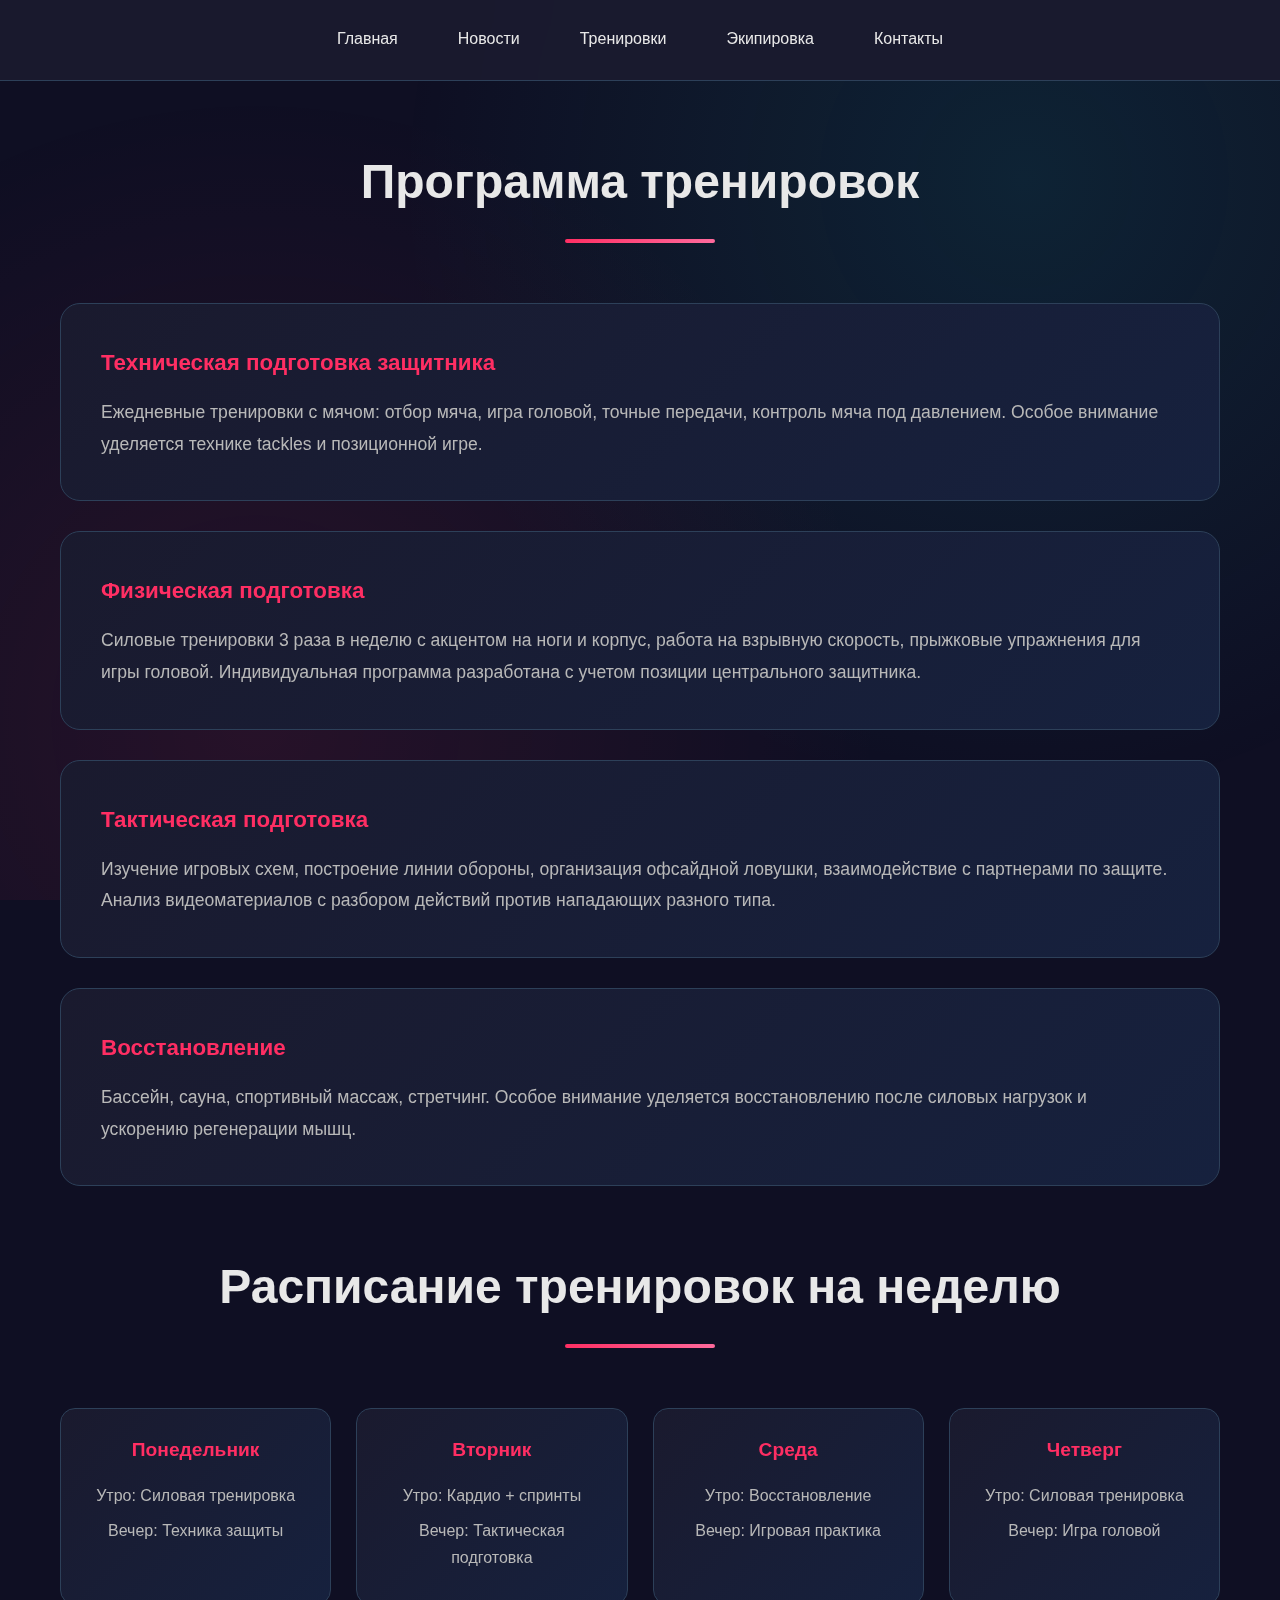
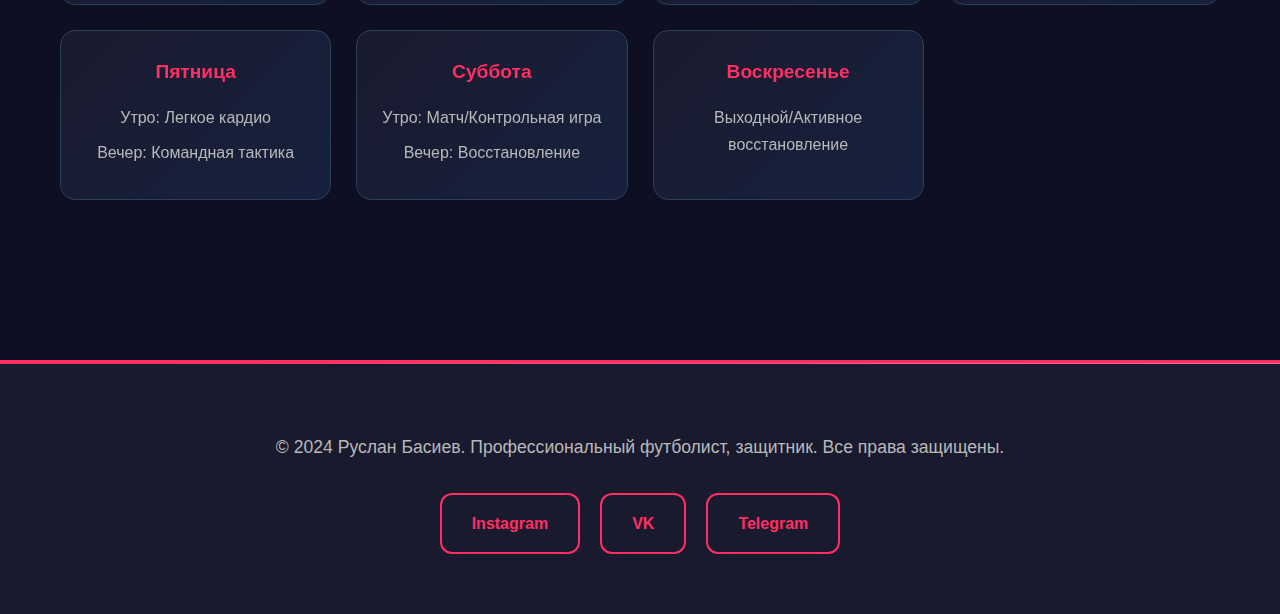
<file: practices.html>
<!DOCTYPE html>
<html lang="ru">
  <head>
    <meta charset="UTF-8" />
    <meta name="viewport" content="width=device-width, initial-scale=1.0" />
    <title>Тренировки - Футболист Басиев Руслан</title>
    <link rel="stylesheet" href="../style.css" />
  </head>

  <body class="page-container">
    <header>
      <nav class="nav">
        <ul class="nav-list">
          <li class="nav-item">
            <a class="nav-link" href="../index.html">Главная</a>
          </li>
          <li class="nav-item">
            <a class="nav-link" href="news.html">Новости</a>
          </li>
          <li class="nav-item">
            <a class="nav-link" href="practices.html">Тренировки</a>
          </li>
          <li class="nav-item">
            <a class="nav-link" href="goods.html">Экипировка</a>
          </li>
          <li class="nav-item">
            <a class="nav-link" href="contacts.html">Контакты</a>
          </li>
        </ul>
      </nav>
    </header>
    <main class="content">
      <h2 class="section-title">Программа тренировок</h2>
      <div class="practices-container">
        <article class="practice-card">
          <h3 class="practice-title">Техническая подготовка защитника</h3>
          <p class="practice-desc">
            Ежедневные тренировки с мячом: отбор мяча, игра головой, точные
            передачи, контроль мяча под давлением. Особое внимание уделяется
            технике tackles и позиционной игре.
          </p>
        </article>
        <article class="practice-card">
          <h3 class="practice-title">Физическая подготовка</h3>
          <p class="practice-desc">
            Силовые тренировки 3 раза в неделю с акцентом на ноги и корпус,
            работа на взрывную скорость, прыжковые упражнения для игры головой.
            Индивидуальная программа разработана с учетом позиции центрального
            защитника.
          </p>
        </article>
        <article class="practice-card">
          <h3 class="practice-title">Тактическая подготовка</h3>
          <p class="practice-desc">
            Изучение игровых схем, построение линии обороны, организация
            офсайдной ловушки, взаимодействие с партнерами по защите. Анализ
            видеоматериалов с разбором действий против нападающих разного типа.
          </p>
        </article>
        <article class="practice-card">
          <h3 class="practice-title">Восстановление</h3>
          <p class="practice-desc">
            Бассейн, сауна, спортивный массаж, стретчинг. Особое внимание
            уделяется восстановлению после силовых нагрузок и ускорению
            регенерации мышц.
          </p>
        </article>
      </div>

      <div class="training-schedule">
        <h3 class="section-title">Расписание тренировок на неделю</h3>
        <div class="schedule-grid">
          <div class="day-card">
            <h4>Понедельник</h4>
            <p>Утро: Силовая тренировка</p>
            <p>Вечер: Техника защиты</p>
          </div>
          <div class="day-card">
            <h4>Вторник</h4>
            <p>Утро: Кардио + спринты</p>
            <p>Вечер: Тактическая подготовка</p>
          </div>
          <div class="day-card">
            <h4>Среда</h4>
            <p>Утро: Восстановление</p>
            <p>Вечер: Игровая практика</p>
          </div>
          <div class="day-card">
            <h4>Четверг</h4>
            <p>Утро: Силовая тренировка</p>
            <p>Вечер: Игра головой</p>
          </div>
          <div class="day-card">
            <h4>Пятница</h4>
            <p>Утро: Легкое кардио</p>
            <p>Вечер: Командная тактика</p>
          </div>
          <div class="day-card">
            <h4>Суббота</h4>
            <p>Утро: Матч/Контрольная игра</p>
            <p>Вечер: Восстановление</p>
          </div>
          <div class="day-card">
            <h4>Воскресенье</h4>
            <p>Выходной/Активное восстановление</p>
          </div>
        </div>
      </div>
    </main>
    <footer class="footer">
      <div class="footer-content">
        <p>
          © 2024 Руслан Басиев. Профессиональный футболист, защитник. Все права
          защищены.
        </p>
        <div class="social-links">
          <a href="#" class="social-link">Instagram</a>
          <a href="#" class="social-link">VK</a>
          <a href="#" class="social-link">Telegram</a>
        </div>
      </div>
    </footer>
  </body>
</html>
</file>
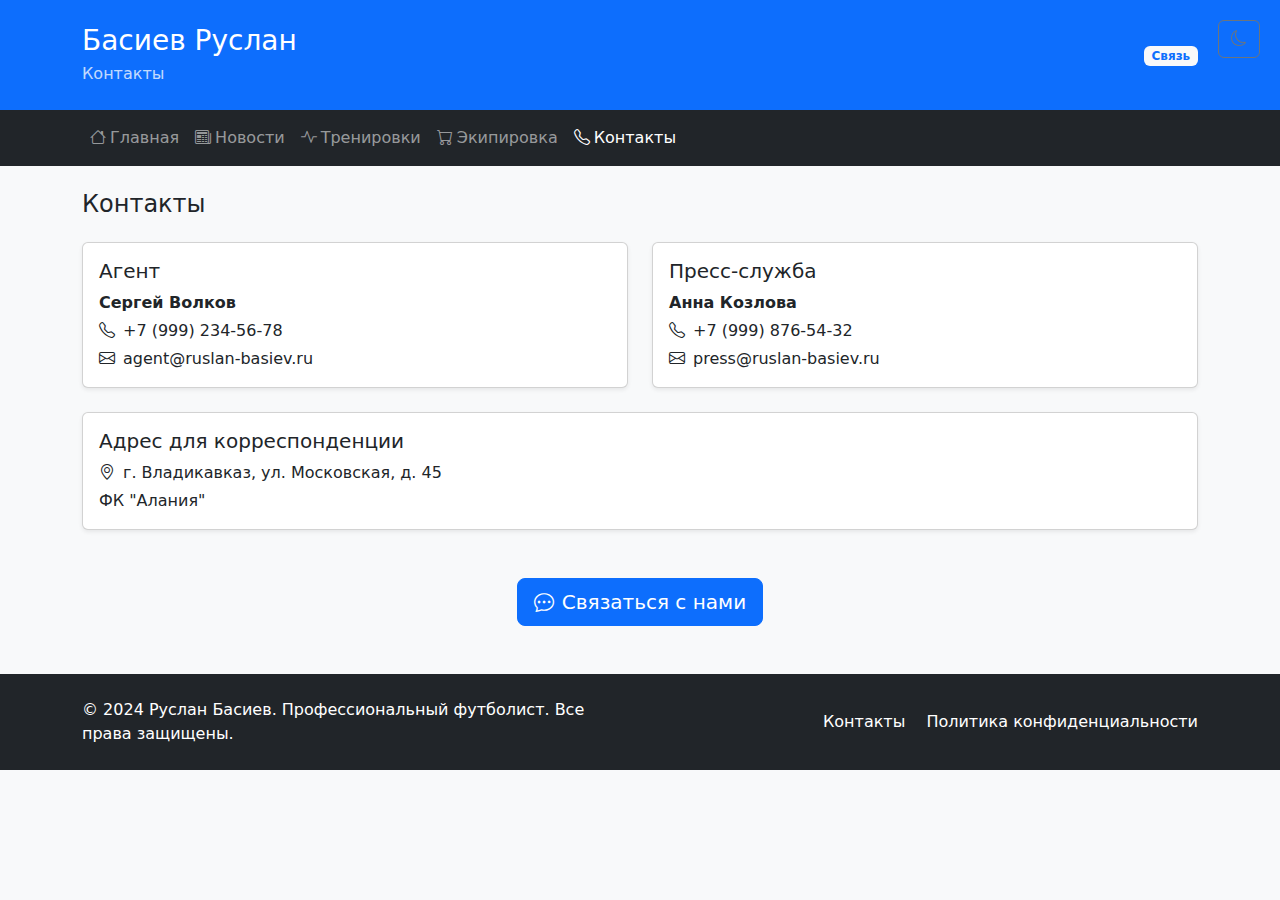
<file: pages/contacts.html>
<!DOCTYPE html>
<html lang="ru">
<head>
    <meta charset="UTF-8">
    <meta name="viewport" content="width=device-width, initial-scale=1.0">
    <title>Контакты - Футболист Басиев Руслан</title>
    <!-- Bootstrap CSS -->
    <link href="https://cdn.jsdelivr.net/npm/bootstrap@5.3.2/dist/css/bootstrap.min.css" rel="stylesheet">
    <!-- Bootstrap Icons -->
    <link rel="stylesheet" href="https://cdn.jsdelivr.net/npm/bootstrap-icons@1.11.1/font/bootstrap-icons.css">
    <style>
        .theme-toggle {
            position: fixed;
            top: 20px;
            right: 20px;
            z-index: 1000;
        }
    </style>
</head>
<body class="bg-light">
    <!-- Переключатель темы -->
    <button class="btn btn-outline-secondary theme-toggle" id="themeToggle">
        <i class="bi bi-moon"></i>
    </button>

    <!-- Header -->
    <header class="bg-primary text-white py-4">
        <div class="container">
            <div class="row align-items-center">
                <div class="col">
                    <h1 class="h3 mb-1">Басиев Руслан</h1>
                    <p class="mb-0 opacity-75">Контакты</p>
                </div>
                <div class="col-auto">
                    <span class="badge bg-light text-primary">Связь</span>
                </div>
            </div>
        </div>
    </header>

    <!-- Navigation -->
    <nav class="navbar navbar-expand-lg navbar-dark bg-dark">
        <div class="container">
            <button class="navbar-toggler" type="button" data-bs-toggle="collapse" data-bs-target="#navbarNav">
                <span class="navbar-toggler-icon"></span>
            </button>
            <div class="collapse navbar-collapse" id="navbarNav">
                <ul class="navbar-nav">
                    <li class="nav-item">
                        <a class="nav-link" href="../index.html">
                            <i class="bi bi-house me-1"></i>Главная
                        </a>
                    </li>
                    <li class="nav-item">
                        <a class="nav-link" href="news.html">
                            <i class="bi bi-newspaper me-1"></i>Новости
                        </a>
                    </li>
                    <li class="nav-item">
                        <a class="nav-link" href="practices.html">
                            <i class="bi bi-activity me-1"></i>Тренировки
                        </a>
                    </li>
                    <li class="nav-item">
                        <a class="nav-link" href="goods.html">
                            <i class="bi bi-cart me-1"></i>Экипировка
                        </a>
                    </li>
                    <li class="nav-item">
                        <a class="nav-link active" href="contacts.html">
                            <i class="bi bi-telephone me-1"></i>Контакты
                        </a>
                    </li>
                </ul>
            </div>
        </div>
    </nav>

    <!-- Main Content -->
    <main class="container my-4">
        <h2 class="h4 mb-4">Контакты</h2>
        
        <div class="row g-4">
            <!-- Агент -->
            <div class="col-md-6">
                <div class="card shadow-sm h-100">
                    <div class="card-body">
                        <h5 class="card-title">Агент</h5>
                        <p class="card-text mb-1"><strong>Сергей Волков</strong></p>
                        <p class="card-text mb-1"><i class="bi bi-telephone me-2"></i>+7 (999) 234-56-78</p>
                        <p class="card-text"><i class="bi bi-envelope me-2"></i>agent@ruslan-basiev.ru</p>
                    </div>
                </div>
            </div>

            <!-- Пресс-служба -->
            <div class="col-md-6">
                <div class="card shadow-sm h-100">
                    <div class="card-body">
                        <h5 class="card-title">Пресс-служба</h5>
                        <p class="card-text mb-1"><strong>Анна Козлова</strong></p>
                        <p class="card-text mb-1"><i class="bi bi-telephone me-2"></i>+7 (999) 876-54-32</p>
                        <p class="card-text"><i class="bi bi-envelope me-2"></i>press@ruslan-basiev.ru</p>
                    </div>
                </div>
            </div>

            <!-- Адрес -->
            <div class="col-12">
                <div class="card shadow-sm">
                    <div class="card-body">
                        <h5 class="card-title">Адрес для корреспонденции</h5>
                        <p class="card-text mb-1"><i class="bi bi-geo-alt me-2"></i>г. Владикавказ, ул. Московская, д. 45</p>
                        <p class="card-text">ФК "Алания"</p>
                    </div>
                </div>
            </div>
        </div>

        <!-- Кнопка обратной связи -->
        <div class="text-center mt-5">
            <button class="btn btn-primary btn-lg" data-bs-toggle="modal" data-bs-target="#contactModal">
                <i class="bi bi-chat-dots me-2"></i>Связаться с нами
            </button>
        </div>
    </main>

    <!-- Footer -->
    <footer class="bg-dark text-white py-4 mt-5">
        <div class="container">
            <div class="row align-items-center">
                <div class="col-md-6">
                    <p class="mb-0">© 2024 Руслан Басиев. Профессиональный футболист. Все права защищены.</p>
                </div>
                <div class="col-md-6 text-md-end">
                    <a href="contacts.html" class="text-white text-decoration-none me-3">Контакты</a>
                    <a href="#" class="text-white text-decoration-none">Политика конфиденциальности</a>
                </div>
            </div>
        </div>
    </footer>

    <!-- Modal -->
    <div class="modal fade" id="contactModal" tabindex="-1">
        <div class="modal-dialog">
            <div class="modal-content">
                <div class="modal-header">
                    <h5 class="modal-title">Форма обратной связи</h5>
                    <button type="button" class="btn-close" data-bs-dismiss="modal"></button>
                </div>
                <div class="modal-body">
                    <form id="feedbackForm">
                        <div class="mb-3">
                            <label for="name" class="form-label">Имя <span class="text-danger">*</span></label>
                            <input type="text" class="form-control" id="name" required placeholder="Введите ваше имя">
                        </div>
                        <div class="mb-3">
                            <label for="phone" class="form-label">Телефон <span class="text-danger">*</span></label>
                            <input type="tel" class="form-control" id="phone" required placeholder="+7 (XXX) XXX-XX-XX">
                        </div>
                        <div class="mb-3">
                            <label for="email" class="form-label">Электронная почта <span class="text-danger">*</span></label>
                            <input type="email" class="form-control" id="email" required placeholder="example@mail.ru">
                        </div>
                        <div class="mb-3">
                            <label for="category" class="form-label">Категория обращения <span class="text-danger">*</span></label>
                            <select class="form-select" id="category" required>
                                <option value="">Выберите категорию</option>
                                <option value="commercial">Коммерческое предложение</option>
                                <option value="interview">Запрос на интервью</option>
                                <option value="training">Вопросы по тренировкам</option>
                                <option value="fan">Сообщение от болельщика</option>
                                <option value="other">Другое</option>
                            </select>
                        </div>
                        <div class="mb-3">
                            <label for="message" class="form-label">Текст обращения <span class="text-danger">*</span></label>
                            <textarea class="form-control" id="message" rows="4" required placeholder="Опишите вашу проблему или вопрос..."></textarea>
                        </div>
                    </form>
                </div>
                <div class="modal-footer">
                    <button type="button" class="btn btn-secondary" data-bs-dismiss="modal">Отмена</button>
                    <button type="button" class="btn btn-primary" onclick="submitForm()">Отправить</button>
                </div>
            </div>
        </div>
    </div>

    <!-- Bootstrap JS -->
    <script src="https://cdn.jsdelivr.net/npm/bootstrap@5.3.2/dist/js/bootstrap.bundle.min.js"></script>
    
    <!-- Theme Toggle Script -->
    <script>
        const themeToggle = document.getElementById('themeToggle');
        const themeIcon = themeToggle.querySelector('i');
        
        // Проверяем сохраненную тему
        const currentTheme = localStorage.getItem('theme') || 'light';
        document.body.classList.toggle('dark-theme', currentTheme === 'dark');
        updateThemeIcon();
        
        themeToggle.addEventListener('click', function() {
            document.body.classList.toggle('dark-theme');
            const isDark = document.body.classList.contains('dark-theme');
            localStorage.setItem('theme', isDark ? 'dark' : 'light');
            updateThemeIcon();
        });
        
        function updateThemeIcon() {
            const isDark = document.body.classList.contains('dark-theme');
            themeIcon.className = isDark ? 'bi bi-sun' : 'bi bi-moon';
            themeToggle.classList.toggle('btn-outline-secondary', !isDark);
            themeToggle.classList.toggle('btn-outline-warning', isDark);
        }
        
        // Темные стили
        const style = document.createElement('style');
        style.textContent = `
            .dark-theme {
                background-color: #1a1a1a;
                color: #ffffff;
            }
            .dark-theme .bg-light {
                background-color: #2d2d2d !important;
                color: #ffffff;
            }
            .dark-theme .card {
                background-color: #2d2d2d;
                color: #ffffff;
                border-color: #444;
            }
            .dark-theme .text-muted {
                color: #aaa !important;
            }
            .dark-theme .text-primary {
                color: #4dabf7 !important;
            }
            .dark-theme .modal-content {
                background-color: #2d2d2d;
                color: #ffffff;
            }
            .dark-theme .form-control {
                background-color: #3d3d3d;
                color: #ffffff;
                border-color: #555;
            }
            .dark-theme .form-select {
                background-color: #3d3d3d;
                color: #ffffff;
                border-color: #555;
            }
        `;
        document.head.appendChild(style);

        // Функция отправки формы
        function submitForm() {
            const form = document.getElementById('feedbackForm');
            
            if (!form.checkValidity()) {
                form.reportValidity();
                return;
            }

            const formData = {
                name: document.getElementById('name').value,
                phone: document.getElementById('phone').value,
                email: document.getElementById('email').value,
                category: document.getElementById('category').value,
                message: document.getElementById('message').value
            };

            console.log('Данные формы:', formData);
            alert('Спасибо! Ваше обращение отправлено. Мы свяжемся с вами в ближайшее время.');
            
            // Закрываем модальное окно
            const modal = bootstrap.Modal.getInstance(document.getElementById('contactModal'));
            modal.hide();
            
            // Очищаем форму
            form.reset();
        }
    </script>
</body>
</html>
</file>
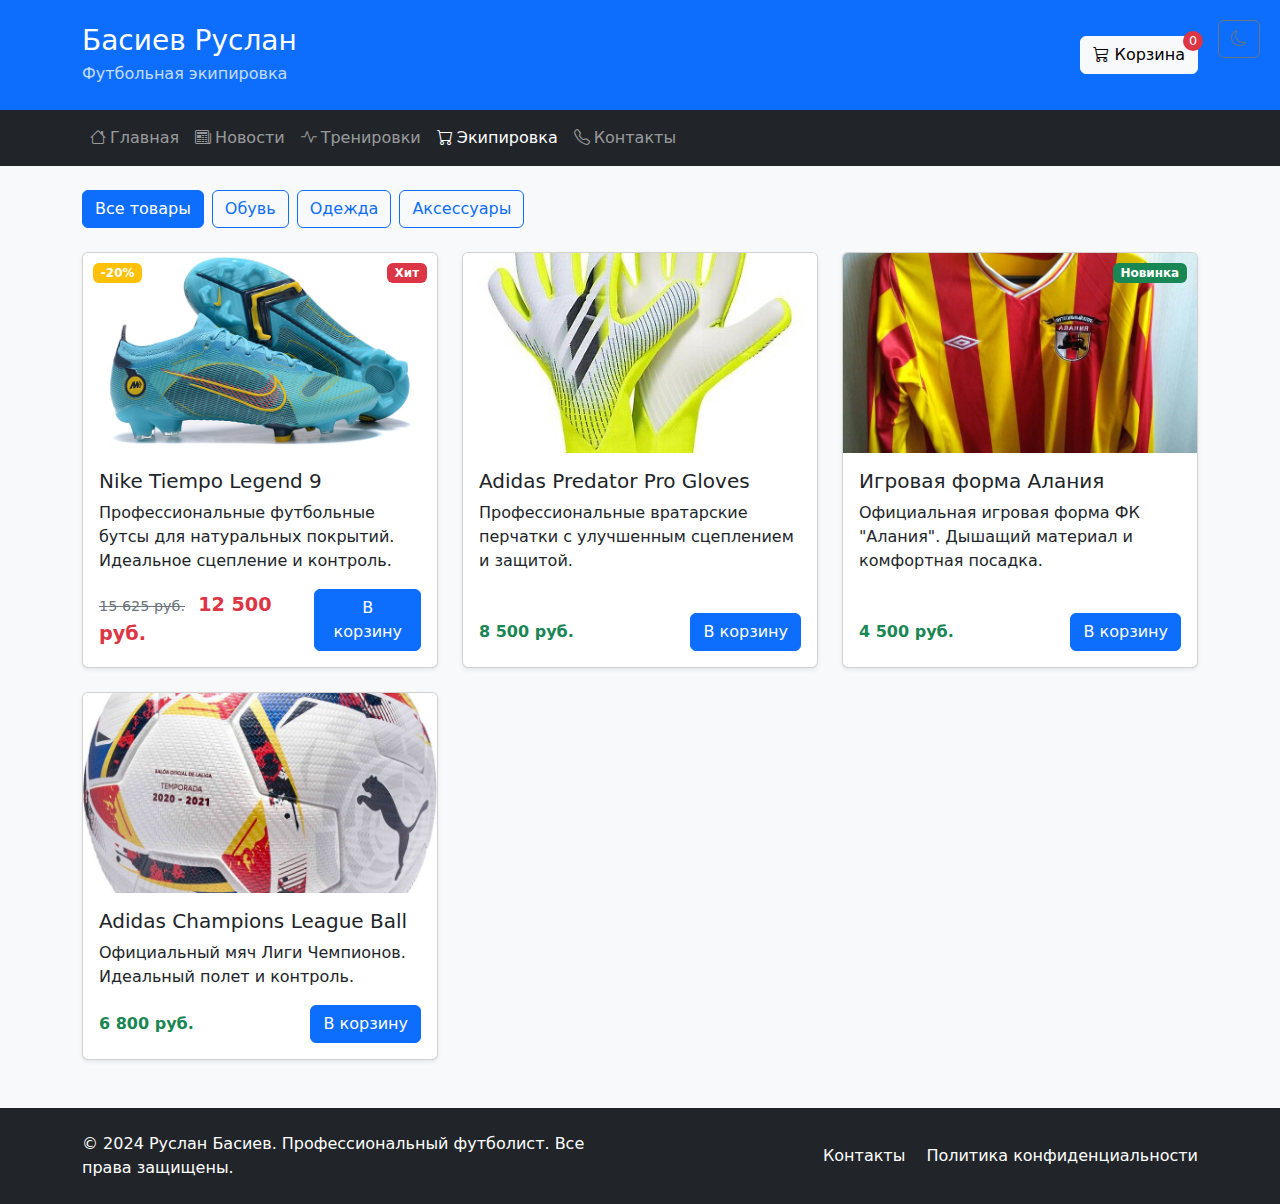
<file: pages/goods.html>
<!DOCTYPE html>
<html lang="ru">
<head>
    <meta charset="UTF-8">
    <meta name="viewport" content="width=device-width, initial-scale=1.0">
    <title>Экипировка - Футболист Басиев Руслан</title>
    <!-- Bootstrap CSS -->
    <link href="https://cdn.jsdelivr.net/npm/bootstrap@5.3.2/dist/css/bootstrap.min.css" rel="stylesheet">
    <!-- Bootstrap Icons -->
    <link rel="stylesheet" href="https://cdn.jsdelivr.net/npm/bootstrap-icons@1.11.1/font/bootstrap-icons.css">
    <style>
        .theme-toggle {
            position: fixed;
            top: 20px;
            right: 20px;
            z-index: 1000;
        }
        .product-img {
            height: 200px;
            object-fit: cover;
        }
        .filter-btn.active {
            background-color: #0d6efd;
            color: white;
        }
        .category-badge {
            position: absolute;
            top: 10px;
            right: 10px;
            z-index: 1;
        }
        .discount-badge {
            position: absolute;
            top: 10px;
            left: 10px;
            z-index: 1;
        }
        .original-price {
            text-decoration: line-through;
            color: #6c757d;
            font-size: 0.9em;
        }
        .discount-price {
            color: #dc3545;
            font-weight: bold;
            font-size: 1.2em;
        }
        .cart-count {
            position: absolute;
            top: -5px;
            right: -5px;
            background: #dc3545;
            color: white;
            border-radius: 50%;
            width: 20px;
            height: 20px;
            font-size: 0.8em;
            display: flex;
            align-items: center;
            justify-content: center;
        }
    </style>
</head>
<body class="bg-light">
    <!-- Переключатель темы -->
    <button class="btn btn-outline-secondary theme-toggle" id="themeToggle">
        <i class="bi bi-moon"></i>
    </button>

    <div class="container-fluid p-0">
        <!-- Header -->
        <header class="bg-primary text-white py-4">
            <div class="container">
                <div class="row align-items-center">
                    <div class="col">
                        <h1 class="h3 mb-1">Басиев Руслан</h1>
                        <p class="mb-0 opacity-75">Футбольная экипировка</p>
                    </div>
                    <div class="col-auto">
                        <div class="position-relative">
                            <button class="btn btn-light" data-bs-toggle="modal" data-bs-target="#cartModal">
                                <i class="bi bi-cart3"></i>
                                Корзина
                                <span class="cart-count" id="cartCount">0</span>
                            </button>
                        </div>
                    </div>
                </div>
            </div>
        </header>

        <!-- Navigation -->
        <nav class="navbar navbar-expand-lg navbar-dark bg-dark">
            <div class="container">
                <button class="navbar-toggler" type="button" data-bs-toggle="collapse" data-bs-target="#navbarNav">
                    <span class="navbar-toggler-icon"></span>
                </button>
                <div class="collapse navbar-collapse" id="navbarNav">
                    <ul class="navbar-nav">
                        <li class="nav-item">
                            <a class="nav-link" href="../index.html">
                                <i class="bi bi-house me-1"></i>Главная
                            </a>
                        </li>
                        <li class="nav-item">
                            <a class="nav-link" href="news.html">
                                <i class="bi bi-newspaper me-1"></i>Новости
                            </a>
                        </li>
                        <li class="nav-item">
                            <a class="nav-link" href="practices.html">
                                <i class="bi bi-activity me-1"></i>Тренировки
                            </a>
                        </li>
                        <li class="nav-item">
                            <a class="nav-link active" href="goods.html">
                                <i class="bi bi-cart me-1"></i>Экипировка
                            </a>
                        </li>
                        <li class="nav-item">
                            <a class="nav-link" href="contacts.html">
                                <i class="bi bi-telephone me-1"></i>Контакты
                            </a>
                        </li>
                    </ul>
                </div>
            </div>
        </nav>

        <!-- Main Content -->
        <main class="container my-4">
            <!-- Filters -->
            <div class="d-flex flex-wrap gap-2 mb-4">
                <button class="btn btn-outline-primary filter-btn active" data-filter="all">Все товары</button>
                <button class="btn btn-outline-primary filter-btn" data-filter="footwear">Обувь</button>
                <button class="btn btn-outline-primary filter-btn" data-filter="clothing">Одежда</button>
                <button class="btn btn-outline-primary filter-btn" data-filter="accessories">Аксессуары</button>
            </div>

            <!-- Products Grid -->
            <div class="row g-4" id="products-container">
                <!-- Бутсы (товар со скидкой) -->
                <div class="col-lg-4 col-md-6" data-category="footwear">
                    <div class="card product-card h-100 shadow-sm">
                        <span class="badge bg-danger category-badge">Хит</span>
                        <span class="badge bg-warning discount-badge">-20%</span>
                        <img src="../images/boots.webp" class="card-img-top product-img" alt="Футбольные бутсы">
                        <div class="card-body d-flex flex-column">
                            <h5 class="card-title">Nike Tiempo Legend 9</h5>
                            <p class="card-text flex-grow-1">Профессиональные футбольные бутсы для натуральных покрытий. Идеальное сцепление и контроль.</p>
                            <div class="d-flex justify-content-between align-items-center mt-auto">
                                <div>
                                    <span class="original-price me-2">15 625 руб.</span>
                                    <span class="discount-price">12 500 руб.</span>
                                </div>
                                <button class="btn btn-primary add-to-cart" data-product='{"name":"Nike Tiempo Legend 9","price":12500,"image":"../images/boots.webp"}'>
                                    В корзину
                                </button>
                            </div>
                        </div>
                    </div>
                </div>
                
                <!-- Перчатки вратаря -->
                <div class="col-lg-4 col-md-6" data-category="accessories">
                    <div class="card product-card h-100 shadow-sm">
                        <img src="../images/gloves.webp" class="card-img-top product-img" alt="Перчатки вратаря">
                        <div class="card-body d-flex flex-column">
                            <h5 class="card-title">Adidas Predator Pro Gloves</h5>
                            <p class="card-text flex-grow-1">Профессиональные вратарские перчатки с улучшенным сцеплением и защитой.</p>
                            <div class="d-flex justify-content-between align-items-center mt-auto">
                                <span class="price fw-bold text-success">8 500 руб.</span>
                                <button class="btn btn-primary add-to-cart" data-product='{"name":"Adidas Predator Pro Gloves","price":8500,"image":"../images/gloves.webp"}'>
                                    В корзину
                                </button>
                            </div>
                        </div>
                    </div>
                </div>
                
                <!-- Игровая форма -->
                <div class="col-lg-4 col-md-6" data-category="clothing">
                    <div class="card product-card h-100 shadow-sm">
                        <span class="badge bg-success category-badge">Новинка</span>
                        <img src="../images/jersey.webp" class="card-img-top product-img" alt="Игровая форма">
                        <div class="card-body d-flex flex-column">
                            <h5 class="card-title">Игровая форма Алания</h5>
                            <p class="card-text flex-grow-1">Официальная игровая форма ФК "Алания". Дышащий материал и комфортная посадка.</p>
                            <div class="d-flex justify-content-between align-items-center mt-auto">
                                <span class="price fw-bold text-success">4 500 руб.</span>
                                <button class="btn btn-primary add-to-cart" data-product='{"name":"Игровая форма Алания","price":4500,"image":"../images/jersey.webp"}'>
                                    В корзину
                                </button>
                            </div>
                        </div>
                    </div>
                </div>
                
                <!-- Футбольный мяч -->
                <div class="col-lg-4 col-md-6" data-category="accessories">
                    <div class="card product-card h-100 shadow-sm">
                        <img src="../images/ball.webp" class="card-img-top product-img" alt="Футбольный мяч">
                        <div class="card-body d-flex flex-column">
                            <h5 class="card-title">Adidas Champions League Ball</h5>
                            <p class="card-text flex-grow-1">Официальный мяч Лиги Чемпионов. Идеальный полет и контроль.</p>
                            <div class="d-flex justify-content-between align-items-center mt-auto">
                                <span class="price fw-bold text-success">6 800 руб.</span>
                                <button class="btn btn-primary add-to-cart" data-product='{"name":"Adidas Champions League Ball","price":6800,"image":"../images/ball.webp"}'>
                                    В корзину
                                </button>
                            </div>
                        </div>
                    </div>
                </div>   
            </div>
        </main>

        <!-- Footer -->
        <footer class="bg-dark text-white py-4 mt-5">
            <div class="container">
                <div class="row align-items-center">
                    <div class="col-md-6">
                        <p class="mb-0">© 2024 Руслан Басиев. Профессиональный футболист. Все права защищены.</p>
                    </div>
                    <div class="col-md-6 text-md-end">
                        <a href="contacts.html" class="text-white text-decoration-none me-3">Контакты</a>
                        <a href="#" class="text-white text-decoration-none">Политика конфиденциальности</a>
                    </div>
                </div>
            </div>
        </footer>
    </div>

    <!-- Cart Modal -->
    <div class="modal fade" id="cartModal" tabindex="-1">
        <div class="modal-dialog modal-lg">
            <div class="modal-content">
                <div class="modal-header">
                    <h5 class="modal-title">Корзина товаров</h5>
                    <button type="button" class="btn-close" data-bs-dismiss="modal"></button>
                </div>
                <div class="modal-body">
                    <div id="cartItems" class="mb-3">
                        <!-- Товары будут добавляться сюда -->
                        <p class="text-muted text-center">Корзина пуста</p>
                    </div>
                    <div class="d-flex justify-content-between align-items-center mb-3">
                        <h5>Итого:</h5>
                        <h5 id="cartTotal">0 руб.</h5>
                    </div>
                </div>
                <div class="modal-footer">
                    <button type="button" class="btn btn-secondary" data-bs-dismiss="modal">Продолжить покупки</button>
                    <button type="button" class="btn btn-primary" onclick="checkout()">Оформить заказ</button>
                </div>
            </div>
        </div>
    </div>

    <!-- Bootstrap JS -->
    <script src="https://cdn.jsdelivr.net/npm/bootstrap@5.3.2/dist/js/bootstrap.bundle.min.js"></script>
    
    <script>
        // Корзина
        let cart = [];
        const cartCount = document.getElementById('cartCount');
        const cartItems = document.getElementById('cartItems');
        const cartTotal = document.getElementById('cartTotal');

        // Theme Toggle
        const themeToggle = document.getElementById('themeToggle');
        const themeIcon = themeToggle.querySelector('i');
        
        const currentTheme = localStorage.getItem('theme') || 'light';
        document.body.classList.toggle('dark-theme', currentTheme === 'dark');
        updateThemeIcon();
        
        themeToggle.addEventListener('click', function() {
            document.body.classList.toggle('dark-theme');
            const isDark = document.body.classList.contains('dark-theme');
            localStorage.setItem('theme', isDark ? 'dark' : 'light');
            updateThemeIcon();
        });
        
        function updateThemeIcon() {
            const isDark = document.body.classList.contains('dark-theme');
            themeIcon.className = isDark ? 'bi bi-sun' : 'bi bi-moon';
            themeToggle.classList.toggle('btn-outline-secondary', !isDark);
            themeToggle.classList.toggle('btn-outline-warning', isDark);
        }

        // Dark theme styles
        const style = document.createElement('style');
        style.textContent = `
            .dark-theme {
                background-color: #1a1a1a;
                color: #ffffff;
            }
            .dark-theme .bg-light {
                background-color: #2d2d2d !important;
                color: #ffffff;
            }
            .dark-theme .card {
                background-color: #2d2d2d;
                color: #ffffff;
                border-color: #444;
            }
            .dark-theme .text-muted {
                color: #aaa !important;
            }
            .dark-theme .text-primary {
                color: #4dabf7 !important;
            }
            .dark-theme .modal-content {
                background-color: #2d2d2d;
                color: #ffffff;
            }
        `;
        document.head.appendChild(style);

        // Фильтрация товаров
        document.addEventListener('DOMContentLoaded', function() {
            const filterButtons = document.querySelectorAll('.filter-btn');
            const products = document.querySelectorAll('[data-category]');
            
            filterButtons.forEach(button => {
                button.addEventListener('click', function() {
                    filterButtons.forEach(btn => btn.classList.remove('active'));
                    this.classList.add('active');
                    
                    const filter = this.getAttribute('data-filter');
                    
                    products.forEach(product => {
                        if (filter === 'all' || product.getAttribute('data-category') === filter) {
                            product.style.display = 'block';
                        } else {
                            product.style.display = 'none';
                        }
                    });
                });
            });

            // Добавление в корзину
            const addToCartButtons = document.querySelectorAll('.add-to-cart');
            addToCartButtons.forEach(button => {
                button.addEventListener('click', function() {
                    const productData = JSON.parse(this.getAttribute('data-product'));
                    addToCart(productData);
                });
            });

            // Загружаем корзину из localStorage
            loadCart();
        });

        // Функции корзины
        function addToCart(product) {
            const existingItem = cart.find(item => item.name === product.name);
            
            if (existingItem) {
                existingItem.quantity += 1;
            } else {
                cart.push({
                    ...product,
                    quantity: 1
                });
            }
            
            updateCart();
            showCartNotification(product.name);
        }

        function removeFromCart(productName) {
            cart = cart.filter(item => item.name !== productName);
            updateCart();
        }

        function updateCart() {
            // Сохраняем в localStorage
            localStorage.setItem('cart', JSON.stringify(cart));
            
            // Обновляем счетчик
            const totalItems = cart.reduce((sum, item) => sum + item.quantity, 0);
            cartCount.textContent = totalItems;
            
            // Обновляем содержимое корзины
            updateCartModal();
        }

        function updateCartModal() {
            if (cart.length === 0) {
                cartItems.innerHTML = '<p class="text-muted text-center">Корзина пуста</p>';
                cartTotal.textContent = '0 руб.';
                return;
            }
            
            let total = 0;
            cartItems.innerHTML = '';
            
            cart.forEach(item => {
                const itemTotal = item.price * item.quantity;
                total += itemTotal;
                
                const cartItem = document.createElement('div');
                cartItem.className = 'card mb-2';
                cartItem.innerHTML = `
                    <div class="card-body">
                        <div class="row align-items-center">
                            <div class="col-2">
                                ${item.image ? `<img src="${item.image}" class="img-fluid rounded" style="height: 50px; object-fit: cover;">` : 
                                  '<div class="bg-light rounded d-flex align-items-center justify-content-center" style="height: 50px; width: 50px;"><i class="bi bi-image text-muted"></i></div>'}
                            </div>
                            <div class="col-6">
                                <h6 class="mb-0">${item.name}</h6>
                                <small class="text-muted">${item.price.toLocaleString()} руб. × ${item.quantity}</small>
                            </div>
                            <div class="col-2 text-end">
                                <strong>${itemTotal.toLocaleString()} руб.</strong>
                            </div>
                            <div class="col-2 text-end">
                                <button class="btn btn-sm btn-outline-danger" onclick="removeFromCart('${item.name}')">
                                    <i class="bi bi-trash"></i>
                                </button>
                            </div>
                        </div>
                    </div>
                `;
                cartItems.appendChild(cartItem);
            });
            
            cartTotal.textContent = total.toLocaleString() + ' руб.';
        }

        function loadCart() {
            const savedCart = localStorage.getItem('cart');
            if (savedCart) {
                cart = JSON.parse(savedCart);
                updateCart();
            }
        }

        function showCartNotification(productName) {
            // Создаем уведомление
            const notification = document.createElement('div');
            notification.className = 'alert alert-success position-fixed';
            notification.style.cssText = `
                top: 20px;
                left: 50%;
                transform: translateX(-50%);
                z-index: 1060;
                min-width: 300px;
            `;
            notification.innerHTML = `
                <i class="bi bi-check-circle me-2"></i>
                "${productName}" добавлен в корзину!
            `;
            
            document.body.appendChild(notification);
            
            // Удаляем уведомление через 3 секунды
            setTimeout(() => {
                notification.remove();
            }, 3000);
        }

        function checkout() {
            if (cart.length === 0) {
                alert('Корзина пуста!');
                return;
            }
            
            const total = cart.reduce((sum, item) => sum + (item.price * item.quantity), 0);
            alert(`Заказ оформлен!\n\nТоваров: ${cart.reduce((sum, item) => sum + item.quantity, 0)}\nОбщая сумма: ${total.toLocaleString()} руб.\n\nСпасибо за покупку!`);
            
            // Очищаем корзину
            cart = [];
            updateCart();
            
            // Закрываем модальное окно
            const modal = bootstrap.Modal.getInstance(document.getElementById('cartModal'));
            modal.hide();
        }
    </script>
</body>
</html>
</file>
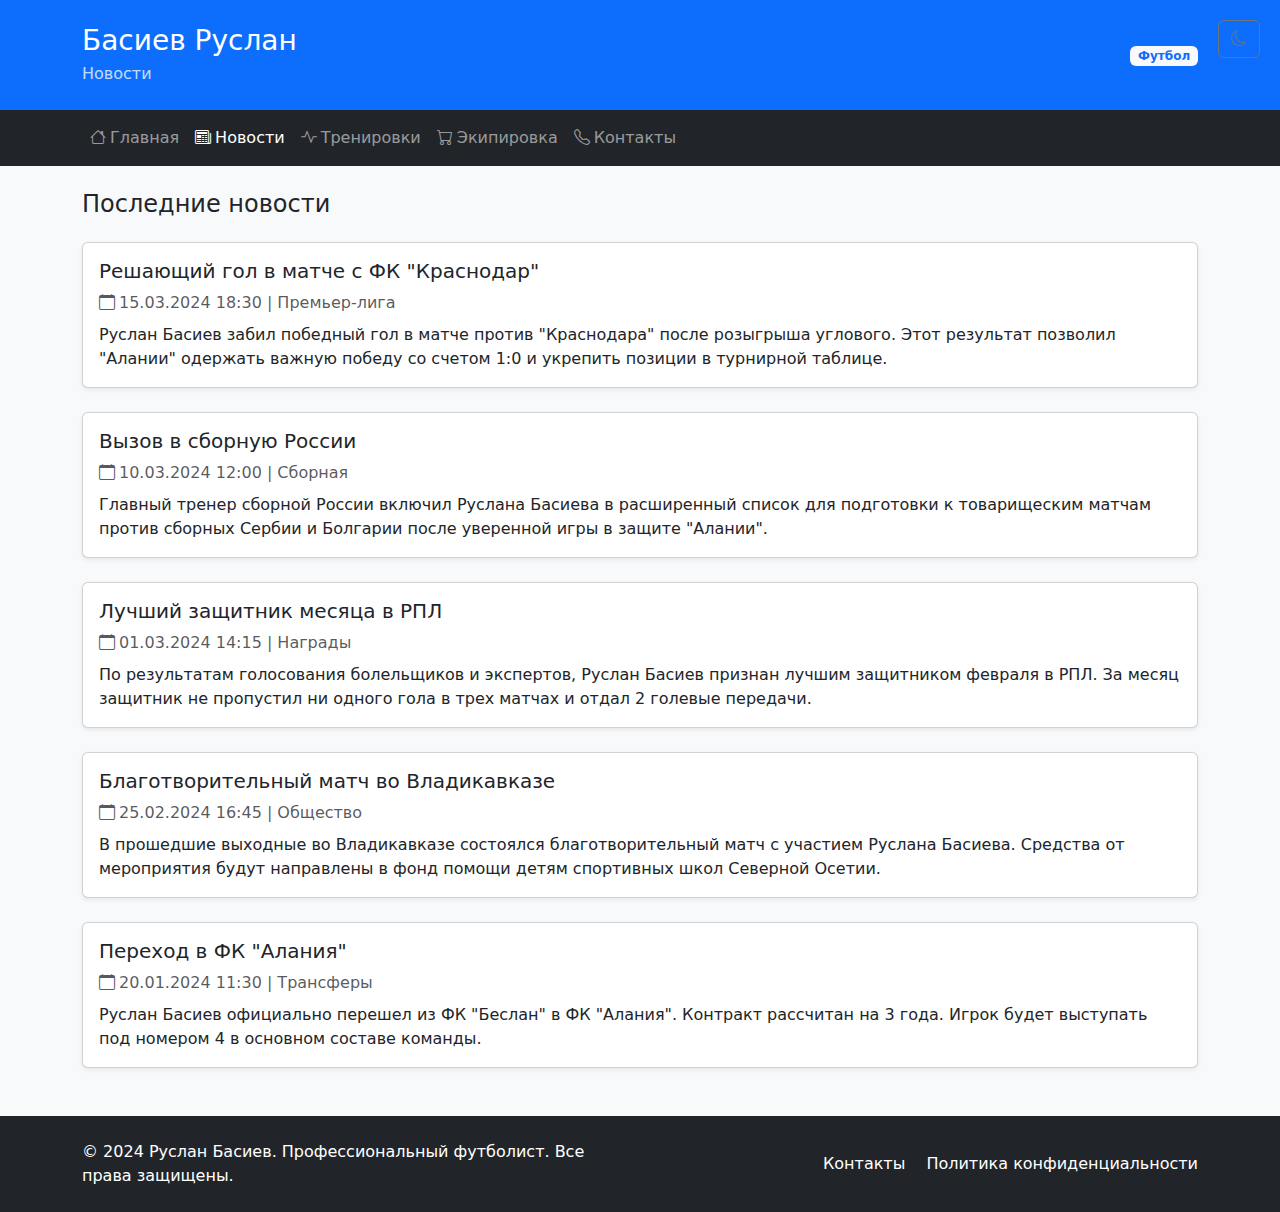
<file: pages/news.html>
<!DOCTYPE html>
<html lang="ru">
<head>
    <meta charset="UTF-8">
    <meta name="viewport" content="width=device-width, initial-scale=1.0">
    <title>Новости - Футболист Басиев Руслан</title>
    <!-- Bootstrap CSS -->
    <link href="https://cdn.jsdelivr.net/npm/bootstrap@5.3.2/dist/css/bootstrap.min.css" rel="stylesheet">
    <!-- Bootstrap Icons -->
    <link rel="stylesheet" href="https://cdn.jsdelivr.net/npm/bootstrap-icons@1.11.1/font/bootstrap-icons.css">
    <style>
        .theme-toggle {
            position: fixed;
            top: 20px;
            right: 20px;
            z-index: 1000;
        }
    </style>
</head>
<body class="bg-light">
    <!-- Переключатель темы -->
    <button class="btn btn-outline-secondary theme-toggle" id="themeToggle">
        <i class="bi bi-moon"></i>
    </button>

    <!-- Header -->
    <header class="bg-primary text-white py-4">
        <div class="container">
            <div class="row align-items-center">
                <div class="col">
                    <h1 class="h3 mb-1">Басиев Руслан</h1>
                    <p class="mb-0 opacity-75">Новости</p>
                </div>
                <div class="col-auto">
                    <span class="badge bg-light text-primary">Футбол</span>
                </div>
            </div>
        </div>
    </header>

    <!-- Navigation -->
    <nav class="navbar navbar-expand-lg navbar-dark bg-dark">
        <div class="container">
            <button class="navbar-toggler" type="button" data-bs-toggle="collapse" data-bs-target="#navbarNav">
                <span class="navbar-toggler-icon"></span>
            </button>
            <div class="collapse navbar-collapse" id="navbarNav">
                <ul class="navbar-nav">
                    <li class="nav-item">
                        <a class="nav-link" href="../index.html">
                            <i class="bi bi-house me-1"></i>Главная
                        </a>
                    </li>
                    <li class="nav-item">
                        <a class="nav-link active" href="news.html">
                            <i class="bi bi-newspaper me-1"></i>Новости
                        </a>
                    </li>
                    <li class="nav-item">
                        <a class="nav-link" href="practices.html">
                            <i class="bi bi-activity me-1"></i>Тренировки
                        </a>
                    </li>
                    <li class="nav-item">
                        <a class="nav-link" href="goods.html">
                            <i class="bi bi-cart me-1"></i>Экипировка
                        </a>
                    </li>
                    <li class="nav-item">
                        <a class="nav-link" href="contacts.html">
                            <i class="bi bi-telephone me-1"></i>Контакты
                        </a>
                    </li>
                </ul>
            </div>
        </div>
    </nav>

    <!-- Main Content -->
    <main class="container my-4">
        <h2 class="h4 mb-4">Последние новости</h2>
        
        <div class="row g-4">
            <!-- Новость 1 -->
            <div class="col-12">
                <div class="card shadow-sm">
                    <div class="card-body">
                        <h5 class="card-title">Решающий гол в матче с ФК "Краснодар"</h5>
                        <p class="card-text text-muted mb-2">
                            <i class="bi bi-calendar me-1"></i>15.03.2024 18:30 | Премьер-лига
                        </p>
                        <p class="card-text">
                            Руслан Басиев забил победный гол в матче против "Краснодара" после
                            розыгрыша углового. Этот результат позволил "Алании" одержать важную
                            победу со счетом 1:0 и укрепить позиции в турнирной таблице.
                        </p>
                    </div>
                </div>
            </div>

            <!-- Новость 2 -->
            <div class="col-12">
                <div class="card shadow-sm">
                    <div class="card-body">
                        <h5 class="card-title">Вызов в сборную России</h5>
                        <p class="card-text text-muted mb-2">
                            <i class="bi bi-calendar me-1"></i>10.03.2024 12:00 | Сборная
                        </p>
                        <p class="card-text">
                            Главный тренер сборной России включил Руслана Басиева в расширенный
                            список для подготовки к товарищеским матчам против сборных Сербии и
                            Болгарии после уверенной игры в защите "Алании".
                        </p>
                    </div>
                </div>
            </div>

            <!-- Новость 3 -->
            <div class="col-12">
                <div class="card shadow-sm">
                    <div class="card-body">
                        <h5 class="card-title">Лучший защитник месяца в РПЛ</h5>
                        <p class="card-text text-muted mb-2">
                            <i class="bi bi-calendar me-1"></i>01.03.2024 14:15 | Награды
                        </p>
                        <p class="card-text">
                            По результатам голосования болельщиков и экспертов, Руслан Басиев
                            признан лучшим защитником февраля в РПЛ. За месяц защитник не
                            пропустил ни одного гола в трех матчах и отдал 2 голевые передачи.
                        </p>
                    </div>
                </div>
            </div>

            <!-- Новость 4 -->
            <div class="col-12">
                <div class="card shadow-sm">
                    <div class="card-body">
                        <h5 class="card-title">Благотворительный матч во Владикавказе</h5>
                        <p class="card-text text-muted mb-2">
                            <i class="bi bi-calendar me-1"></i>25.02.2024 16:45 | Общество
                        </p>
                        <p class="card-text">
                            В прошедшие выходные во Владикавказе состоялся благотворительный
                            матч с участием Руслана Басиева. Средства от мероприятия будут
                            направлены в фонд помощи детям спортивных школ Северной Осетии.
                        </p>
                    </div>
                </div>
            </div>

            <!-- Новость 5 -->
            <div class="col-12">
                <div class="card shadow-sm">
                    <div class="card-body">
                        <h5 class="card-title">Переход в ФК "Алания"</h5>
                        <p class="card-text text-muted mb-2">
                            <i class="bi bi-calendar me-1"></i>20.01.2024 11:30 | Трансферы
                        </p>
                        <p class="card-text">
                            Руслан Басиев официально перешел из ФК "Беслан" в ФК "Алания".
                            Контракт рассчитан на 3 года. Игрок будет выступать под номером 4 в
                            основном составе команды.
                        </p>
                    </div>
                </div>
            </div>
        </div>
    </main>

    <!-- Footer -->
    <footer class="bg-dark text-white py-4 mt-5">
        <div class="container">
            <div class="row align-items-center">
                <div class="col-md-6">
                    <p class="mb-0">© 2024 Руслан Басиев. Профессиональный футболист. Все права защищены.</p>
                </div>
                <div class="col-md-6 text-md-end">
                    <a href="contacts.html" class="text-white text-decoration-none me-3">Контакты</a>
                    <a href="#" class="text-white text-decoration-none">Политика конфиденциальности</a>
                </div>
            </div>
        </div>
    </footer>

    <!-- Bootstrap JS -->
    <script src="https://cdn.jsdelivr.net/npm/bootstrap@5.3.2/dist/js/bootstrap.bundle.min.js"></script>
    
    <!-- Theme Toggle Script -->
    <script>
        const themeToggle = document.getElementById('themeToggle');
        const themeIcon = themeToggle.querySelector('i');
        
        // Проверяем сохраненную тему
        const currentTheme = localStorage.getItem('theme') || 'light';
        document.body.classList.toggle('dark-theme', currentTheme === 'dark');
        updateThemeIcon();
        
        themeToggle.addEventListener('click', function() {
            document.body.classList.toggle('dark-theme');
            const isDark = document.body.classList.contains('dark-theme');
            localStorage.setItem('theme', isDark ? 'dark' : 'light');
            updateThemeIcon();
        });
        
        function updateThemeIcon() {
            const isDark = document.body.classList.contains('dark-theme');
            themeIcon.className = isDark ? 'bi bi-sun' : 'bi bi-moon';
            themeToggle.classList.toggle('btn-outline-secondary', !isDark);
            themeToggle.classList.toggle('btn-outline-warning', isDark);
        }
        
        // Темные стили
        const style = document.createElement('style');
        style.textContent = `
            .dark-theme {
                background-color: #1a1a1a;
                color: #ffffff;
            }
            .dark-theme .bg-light {
                background-color: #2d2d2d !important;
                color: #ffffff;
            }
            .dark-theme .card {
                background-color: #2d2d2d;
                color: #ffffff;
                border-color: #444;
            }
            .dark-theme .text-muted {
                color: #aaa !important;
            }
            .dark-theme .text-primary {
                color: #4dabf7 !important;
            }
        `;
        document.head.appendChild(style);
    </script>
</body>
</html>
</file>
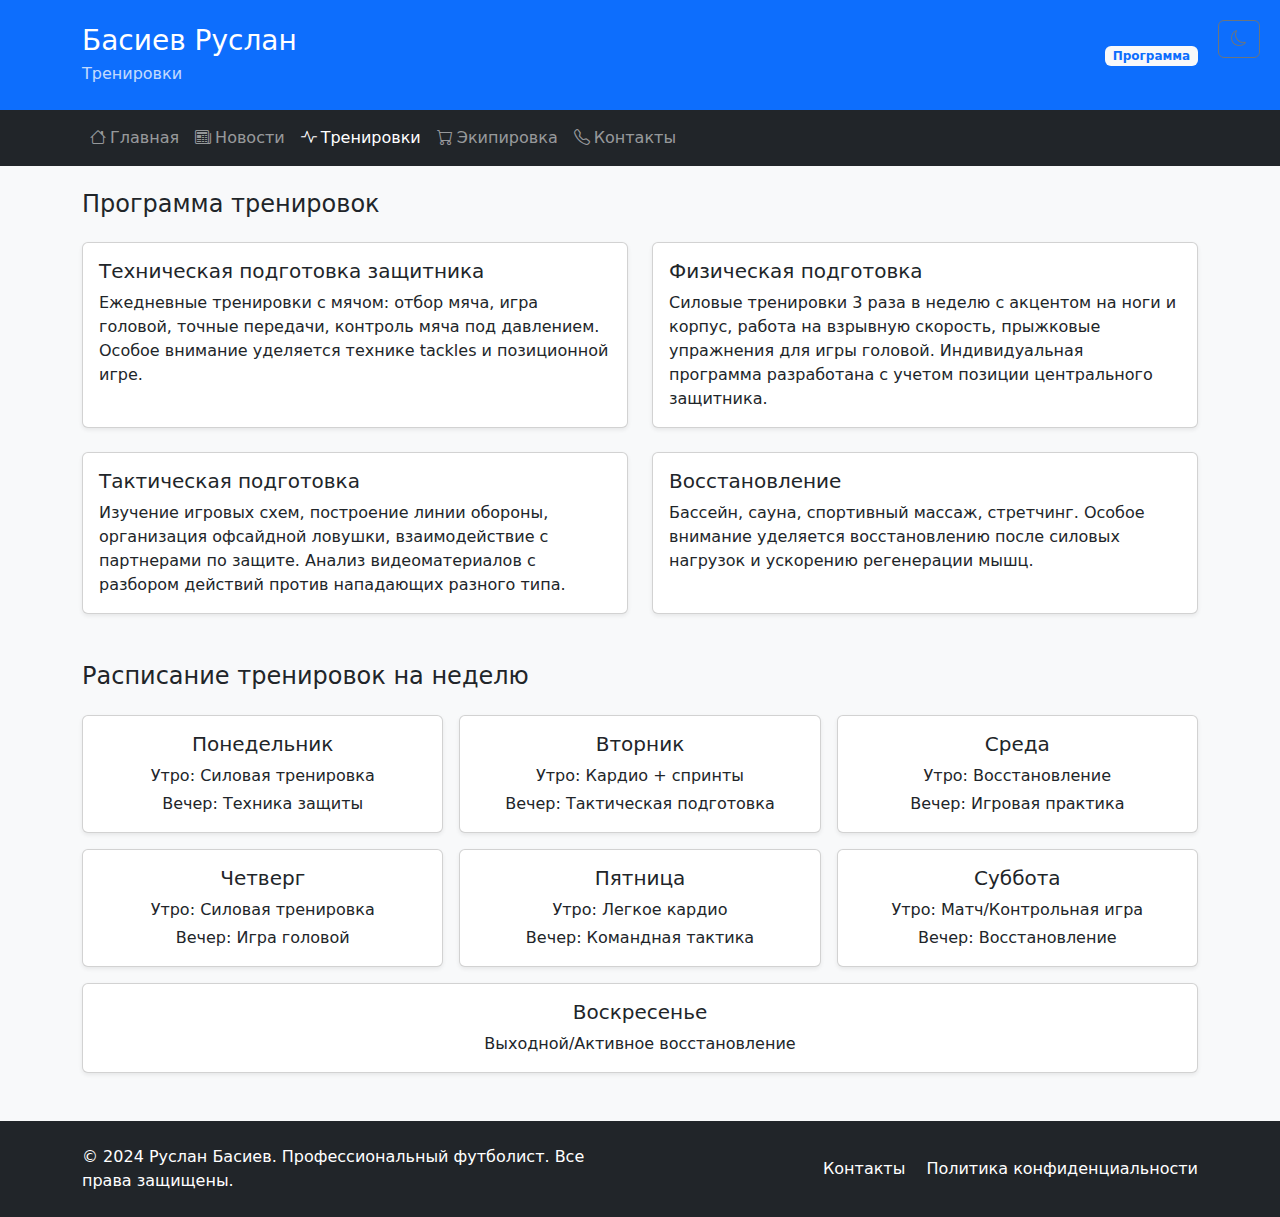
<file: pages/practices.html>
<!DOCTYPE html>
<html lang="ru">
<head>
    <meta charset="UTF-8">
    <meta name="viewport" content="width=device-width, initial-scale=1.0">
    <title>Тренировки - Футболист Басиев Руслан</title>
    <!-- Bootstrap CSS -->
    <link href="https://cdn.jsdelivr.net/npm/bootstrap@5.3.2/dist/css/bootstrap.min.css" rel="stylesheet">
    <!-- Bootstrap Icons -->
    <link rel="stylesheet" href="https://cdn.jsdelivr.net/npm/bootstrap-icons@1.11.1/font/bootstrap-icons.css">
    <style>
        .theme-toggle {
            position: fixed;
            top: 20px;
            right: 20px;
            z-index: 1000;
        }
    </style>
</head>
<body class="bg-light">
    <!-- Переключатель темы -->
    <button class="btn btn-outline-secondary theme-toggle" id="themeToggle">
        <i class="bi bi-moon"></i>
    </button>

    <!-- Header -->
    <header class="bg-primary text-white py-4">
        <div class="container">
            <div class="row align-items-center">
                <div class="col">
                    <h1 class="h3 mb-1">Басиев Руслан</h1>
                    <p class="mb-0 opacity-75">Тренировки</p>
                </div>
                <div class="col-auto">
                    <span class="badge bg-light text-primary">Программа</span>
                </div>
            </div>
        </div>
    </header>

    <!-- Navigation -->
    <nav class="navbar navbar-expand-lg navbar-dark bg-dark">
        <div class="container">
            <button class="navbar-toggler" type="button" data-bs-toggle="collapse" data-bs-target="#navbarNav">
                <span class="navbar-toggler-icon"></span>
            </button>
            <div class="collapse navbar-collapse" id="navbarNav">
                <ul class="navbar-nav">
                    <li class="nav-item">
                        <a class="nav-link" href="../index.html">
                            <i class="bi bi-house me-1"></i>Главная
                        </a>
                    </li>
                    <li class="nav-item">
                        <a class="nav-link" href="news.html">
                            <i class="bi bi-newspaper me-1"></i>Новости
                        </a>
                    </li>
                    <li class="nav-item">
                        <a class="nav-link active" href="practices.html">
                            <i class="bi bi-activity me-1"></i>Тренировки
                        </a>
                    </li>
                    <li class="nav-item">
                        <a class="nav-link" href="goods.html">
                            <i class="bi bi-cart me-1"></i>Экипировка
                        </a>
                    </li>
                    <li class="nav-item">
                        <a class="nav-link" href="contacts.html">
                            <i class="bi bi-telephone me-1"></i>Контакты
                        </a>
                    </li>
                </ul>
            </div>
        </div>
    </nav>

    <!-- Main Content -->
    <main class="container my-4">
        <h2 class="h4 mb-4">Программа тренировок</h2>
        
        <div class="row g-4 mb-5">
            <!-- Тренировка 1 -->
            <div class="col-md-6">
                <div class="card shadow-sm h-100">
                    <div class="card-body">
                        <h5 class="card-title">Техническая подготовка защитника</h5>
                        <p class="card-text">
                            Ежедневные тренировки с мячом: отбор мяча, игра головой, точные
                            передачи, контроль мяча под давлением. Особое внимание уделяется
                            технике tackles и позиционной игре.
                        </p>
                    </div>
                </div>
            </div>

            <!-- Тренировка 2 -->
            <div class="col-md-6">
                <div class="card shadow-sm h-100">
                    <div class="card-body">
                        <h5 class="card-title">Физическая подготовка</h5>
                        <p class="card-text">
                            Силовые тренировки 3 раза в неделю с акцентом на ноги и корпус,
                            работа на взрывную скорость, прыжковые упражнения для игры головой.
                            Индивидуальная программа разработана с учетом позиции центрального
                            защитника.
                        </p>
                    </div>
                </div>
            </div>

            <!-- Тренировка 3 -->
            <div class="col-md-6">
                <div class="card shadow-sm h-100">
                    <div class="card-body">
                        <h5 class="card-title">Тактическая подготовка</h5>
                        <p class="card-text">
                            Изучение игровых схем, построение линии обороны, организация
                            офсайдной ловушки, взаимодействие с партнерами по защите. Анализ
                            видеоматериалов с разбором действий против нападающих разного типа.
                        </p>
                    </div>
                </div>
            </div>

            <!-- Тренировка 4 -->
            <div class="col-md-6">
                <div class="card shadow-sm h-100">
                    <div class="card-body">
                        <h5 class="card-title">Восстановление</h5>
                        <p class="card-text">
                            Бассейн, сауна, спортивный массаж, стретчинг. Особое внимание
                            уделяется восстановлению после силовых нагрузок и ускорению
                            регенерации мышц.
                        </p>
                    </div>
                </div>
            </div>
        </div>

        <!-- Расписание -->
        <h3 class="h4 mb-4">Расписание тренировок на неделю</h3>
        <div class="row g-3">
            <!-- Понедельник -->
            <div class="col-md-4 col-sm-6">
                <div class="card shadow-sm text-center">
                    <div class="card-body">
                        <h5 class="card-title">Понедельник</h5>
                        <p class="card-text mb-1">Утро: Силовая тренировка</p>
                        <p class="card-text">Вечер: Техника защиты</p>
                    </div>
                </div>
            </div>

            <!-- Вторник -->
            <div class="col-md-4 col-sm-6">
                <div class="card shadow-sm text-center">
                    <div class="card-body">
                        <h5 class="card-title">Вторник</h5>
                        <p class="card-text mb-1">Утро: Кардио + спринты</p>
                        <p class="card-text">Вечер: Тактическая подготовка</p>
                    </div>
                </div>
            </div>

            <!-- Среда -->
            <div class="col-md-4 col-sm-6">
                <div class="card shadow-sm text-center">
                    <div class="card-body">
                        <h5 class="card-title">Среда</h5>
                        <p class="card-text mb-1">Утро: Восстановление</p>
                        <p class="card-text">Вечер: Игровая практика</p>
                    </div>
                </div>
            </div>

            <!-- Четверг -->
            <div class="col-md-4 col-sm-6">
                <div class="card shadow-sm text-center">
                    <div class="card-body">
                        <h5 class="card-title">Четверг</h5>
                        <p class="card-text mb-1">Утро: Силовая тренировка</p>
                        <p class="card-text">Вечер: Игра головой</p>
                    </div>
                </div>
            </div>

            <!-- Пятница -->
            <div class="col-md-4 col-sm-6">
                <div class="card shadow-sm text-center">
                    <div class="card-body">
                        <h5 class="card-title">Пятница</h5>
                        <p class="card-text mb-1">Утро: Легкое кардио</p>
                        <p class="card-text">Вечер: Командная тактика</p>
                    </div>
                </div>
            </div>

            <!-- Суббота -->
            <div class="col-md-4 col-sm-6">
                <div class="card shadow-sm text-center">
                    <div class="card-body">
                        <h5 class="card-title">Суббота</h5>
                        <p class="card-text mb-1">Утро: Матч/Контрольная игра</p>
                        <p class="card-text">Вечер: Восстановление</p>
                    </div>
                </div>
            </div>

            <!-- Воскресенье -->
            <div class="col-12">
                <div class="card shadow-sm text-center">
                    <div class="card-body">
                        <h5 class="card-title">Воскресенье</h5>
                        <p class="card-text">Выходной/Активное восстановление</p>
                    </div>
                </div>
            </div>
        </div>
    </main>

    <!-- Footer -->
    <footer class="bg-dark text-white py-4 mt-5">
        <div class="container">
            <div class="row align-items-center">
                <div class="col-md-6">
                    <p class="mb-0">© 2024 Руслан Басиев. Профессиональный футболист. Все права защищены.</p>
                </div>
                <div class="col-md-6 text-md-end">
                    <a href="contacts.html" class="text-white text-decoration-none me-3">Контакты</a>
                    <a href="#" class="text-white text-decoration-none">Политика конфиденциальности</a>
                </div>
            </div>
        </div>
    </footer>

    <!-- Bootstrap JS -->
    <script src="https://cdn.jsdelivr.net/npm/bootstrap@5.3.2/dist/js/bootstrap.bundle.min.js"></script>
    
    <!-- Theme Toggle Script -->
    <script>
        const themeToggle = document.getElementById('themeToggle');
        const themeIcon = themeToggle.querySelector('i');
        
        // Проверяем сохраненную тему
        const currentTheme = localStorage.getItem('theme') || 'light';
        document.body.classList.toggle('dark-theme', currentTheme === 'dark');
        updateThemeIcon();
        
        themeToggle.addEventListener('click', function() {
            document.body.classList.toggle('dark-theme');
            const isDark = document.body.classList.contains('dark-theme');
            localStorage.setItem('theme', isDark ? 'dark' : 'light');
            updateThemeIcon();
        });
        
        function updateThemeIcon() {
            const isDark = document.body.classList.contains('dark-theme');
            themeIcon.className = isDark ? 'bi bi-sun' : 'bi bi-moon';
            themeToggle.classList.toggle('btn-outline-secondary', !isDark);
            themeToggle.classList.toggle('btn-outline-warning', isDark);
        }
        
        // Темные стили
        const style = document.createElement('style');
        style.textContent = `
            .dark-theme {
                background-color: #1a1a1a;
                color: #ffffff;
            }
            .dark-theme .bg-light {
                background-color: #2d2d2d !important;
                color: #ffffff;
            }
            .dark-theme .card {
                background-color: #2d2d2d;
                color: #ffffff;
                border-color: #444;
            }
            .dark-theme .text-muted {
                color: #aaa !important;
            }
            .dark-theme .text-primary {
                color: #4dabf7 !important;
            }
        `;
        document.head.appendChild(style);
    </script>
</body>
</html>
</file>
<file: style.css>
/* ===== БАЗОВЫЕ СТИЛИ ===== */
:root {
  --primary-bg: #0f0f23;
  --secondary-bg: #1a1a2e;
  --card-bg: #16213e;
  --accent-primary: #ff2e63;
  --accent-secondary: #08d9d6;
  --text-light: #e8e8e8;
  --text-gray: #b8b8b8;
  --border-color: #2d4059;
  --button-gradient: linear-gradient(135deg, #ff2e63 0%, #ff6b9d 100%);
  --card-gradient: linear-gradient(135deg, #1a1a2e 0%, #16213e 100%);
  --hero-gradient: linear-gradient(
    135deg,
    #0f0f23 0%,
    #1a1a2e 50%,
    #16213e 100%
  );
}

* {
  margin: 0;
  padding: 0;
  box-sizing: border-box;
}

body {
  font-family: "Poppins", "Segoe UI", sans-serif;
  background: var(--primary-bg);
  color: var(--text-light);
  line-height: 1.7;
  overflow-x: hidden;
}

/* ===== КОНТЕЙНЕР СТРАНИЦЫ ===== */
.page-container {
  min-height: 100vh;
  background: var(--primary-bg);
  position: relative;
}

.page-container::before {
  content: "";
  position: fixed;
  top: 0;
  left: 0;
  width: 100%;
  height: 100%;
  background: radial-gradient(
      circle at 20% 80%,
      rgba(255, 46, 99, 0.1) 0%,
      transparent 50%
    ),
    radial-gradient(
      circle at 80% 20%,
      rgba(8, 217, 214, 0.1) 0%,
      transparent 50%
    );
  z-index: -1;
}

/* ===== ШАПКА ===== */
.header {
  background: var(--hero-gradient);
  padding: 80px 30px;
  text-align: center;
  position: relative;
  overflow: hidden;
  border-bottom: 3px solid var(--accent-primary);
}

.header::after {
  content: "";
  position: absolute;
  bottom: 0;
  left: 0;
  width: 100%;
  height: 100px;
  background: linear-gradient(transparent, var(--primary-bg));
}

.header h1 {
  font-size: 4rem;
  font-weight: 800;
  margin-bottom: 20px;
  background: linear-gradient(
    135deg,
    var(--accent-primary),
    var(--accent-secondary)
  );
  -webkit-background-clip: text;
  -webkit-text-fill-color: transparent;
  text-shadow: 0 0 30px rgba(255, 46, 99, 0.3);
  animation: glow 2s ease-in-out infinite alternate;
}

@keyframes glow {
  from {
    text-shadow: 0 0 20px rgba(255, 46, 99, 0.3);
  }
  to {
    text-shadow: 0 0 30px rgba(255, 46, 99, 0.6),
      0 0 40px rgba(8, 217, 214, 0.3);
  }
}

.header p {
  font-size: 1.4rem;
  color: var(--accent-secondary);
  font-weight: 300;
  letter-spacing: 2px;
}

/* ===== НАВИГАЦИЯ ===== */
.nav {
  background: rgba(26, 26, 46, 0.95);
  backdrop-filter: blur(20px);
  padding: 0;
  position: sticky;
  top: 0;
  z-index: 1000;
  border-bottom: 1px solid var(--border-color);
}

.nav-list {
  list-style: none;
  display: flex;
  justify-content: center;
  max-width: 1200px;
  margin: 0 auto;
  padding: 0;
}

.nav-item {
  margin: 0;
}

.nav-link {
  color: var(--text-light);
  text-decoration: none;
  padding: 25px 30px;
  display: block;
  font-weight: 500;
  transition: all 0.3s ease;
  position: relative;
  border-bottom: 3px solid transparent;
}

.nav-link::before {
  content: "";
  position: absolute;
  bottom: -3px;
  left: 50%;
  width: 0;
  height: 3px;
  background: var(--button-gradient);
  transition: all 0.3s ease;
  transform: translateX(-50%);
}

.nav-link:hover::before {
  width: 80%;
}

.nav-link:hover {
  color: var(--accent-primary);
  background: rgba(255, 46, 99, 0.1);
}

/* ===== ОСНОВНОЙ КОНТЕНТ ===== */
.content {
  max-width: 1200px;
  margin: 0 auto;
  padding: 60px 20px;
}

/* ===== ГЛАВНАЯ СТРАНИЦА ===== */
.profile-header {
  text-align: center;
  margin-bottom: 80px;
  position: relative;
}

.profile-photo {
  width: 280px;
  height: 350px;
  border-radius: 20px;
  object-fit: cover;
  margin: 0 auto 40px;
  border: 4px solid var(--accent-primary);
  box-shadow: 0 20px 40px rgba(255, 46, 99, 0.3),
    0 0 0 1px rgba(255, 46, 99, 0.1), inset 0 0 20px rgba(255, 46, 99, 0.1);
  transition: all 0.4s ease;
  position: relative;
  z-index: 1;
}

.profile-photo:hover {
  transform: scale(1.05) rotate(2deg);
  box-shadow: 0 30px 60px rgba(255, 46, 99, 0.4),
    0 0 0 2px rgba(255, 46, 99, 0.2), inset 0 0 30px rgba(255, 46, 99, 0.2);
}

.profile-name {
  font-size: 3.5rem;
  font-weight: 800;
  margin: 20px 0 10px;
  background: linear-gradient(
    135deg,
    var(--text-light),
    var(--accent-secondary)
  );
  -webkit-background-clip: text;
  -webkit-text-fill-color: transparent;
}

.profile-group {
  font-size: 1.6rem;
  color: var(--accent-primary);
  font-weight: 600;
  letter-spacing: 1px;
}

.about-me {
  background: var(--card-gradient);
  padding: 50px;
  border-radius: 25px;
  margin: 60px 0;
  border-left: 6px solid var(--accent-primary);
  position: relative;
  overflow: hidden;
  box-shadow: 0 20px 40px rgba(0, 0, 0, 0.3);
}

.about-me::before {
  content: "";
  position: absolute;
  top: 0;
  left: 0;
  width: 100%;
  height: 100%;
  background: linear-gradient(
    45deg,
    transparent,
    rgba(255, 46, 99, 0.05),
    transparent
  );
  animation: shimmer 3s ease-in-out infinite;
}

@keyframes shimmer {
  0%,
  100% {
    transform: translateX(-100%);
  }
  50% {
    transform: translateX(100%);
  }
}

.about-me p {
  font-size: 1.2rem;
  line-height: 1.8;
  color: var(--text-gray);
  position: relative;
  z-index: 1;
}

/* ===== СТАТИСТИКА ===== */
.stats-container {
  display: grid;
  grid-template-columns: repeat(auto-fit, minmax(200px, 1fr));
  gap: 30px;
  margin: 60px 0;
}

.stat-card {
  background: var(--card-gradient);
  padding: 40px 30px;
  border-radius: 20px;
  text-align: center;
  border: 1px solid var(--border-color);
  transition: all 0.4s ease;
  position: relative;
  overflow: hidden;
  box-shadow: 0 15px 30px rgba(0, 0, 0, 0.2);
}

.stat-card::before {
  content: "";
  position: absolute;
  top: 0;
  left: -100%;
  width: 100%;
  height: 100%;
  background: linear-gradient(
    90deg,
    transparent,
    rgba(255, 46, 99, 0.1),
    transparent
  );
  transition: left 0.6s ease;
}

.stat-card:hover::before {
  left: 100%;
}

.stat-card:hover {
  transform: translateY(-10px) scale(1.02);
  border-color: var(--accent-primary);
  box-shadow: 0 25px 50px rgba(255, 46, 99, 0.2);
}

.stat-card h3 {
  font-size: 4rem;
  font-weight: 800;
  color: var(--accent-primary);
  margin: 0 0 15px;
  text-shadow: 0 0 20px rgba(255, 46, 99, 0.3);
}

.stat-card p {
  color: var(--text-gray);
  font-size: 1.1rem;
  font-weight: 500;
}

/* ===== НАВЫКИ ===== */
.skills-container {
  display: grid;
  grid-template-columns: repeat(auto-fit, minmax(220px, 1fr));
  gap: 20px;
  margin: 40px 0;
}

.skill-tag {
  background: rgba(255, 46, 99, 0.1);
  color: var(--accent-primary);
  padding: 20px 30px;
  border-radius: 15px;
  font-weight: 600;
  font-size: 1.1rem;
  transition: all 0.3s ease;
  border: 2px solid var(--accent-primary);
  text-align: center;
  position: relative;
  overflow: hidden;
}

.skill-tag::before {
  content: "";
  position: absolute;
  top: 50%;
  left: 50%;
  width: 0;
  height: 0;
  background: rgba(255, 46, 99, 0.2);
  border-radius: 50%;
  transition: all 0.4s ease;
  transform: translate(-50%, -50%);
}

.skill-tag:hover::before {
  width: 300px;
  height: 300px;
}

.skill-tag:hover {
  transform: translateY(-5px);
  box-shadow: 0 15px 30px rgba(255, 46, 99, 0.3);
  background: rgba(255, 46, 99, 0.15);
}

/* ===== ОПЫТ РАБОТЫ ===== */
.experience-section {
  margin-top: 80px;
}

.section-title {
  font-size: 3rem;
  text-align: center;
  margin-bottom: 60px;
  font-weight: 800;
  position: relative;
  padding-bottom: 20px;
}

.section-title::after {
  content: "";
  position: absolute;
  bottom: 0;
  left: 50%;
  transform: translateX(-50%);
  width: 150px;
  height: 4px;
  background: var(--button-gradient);
  border-radius: 2px;
}

.experience-grid {
  display: grid;
  grid-template-columns: repeat(auto-fit, minmax(350px, 1fr));
  gap: 30px;
}

.experience-card {
  background: var(--card-gradient);
  padding: 40px;
  border-radius: 20px;
  border: 1px solid var(--border-color);
  transition: all 0.4s ease;
  position: relative;
  overflow: hidden;
  box-shadow: 0 15px 30px rgba(0, 0, 0, 0.2);
}

.experience-card::before {
  content: "";
  position: absolute;
  top: 0;
  left: 0;
  width: 6px;
  height: 100%;
  background: var(--button-gradient);
  transform: scaleY(0);
  transition: transform 0.4s ease;
}

.experience-card:hover::before {
  transform: scaleY(1);
}

.experience-card:hover {
  transform: translateY(-8px);
  border-color: var(--accent-primary);
  box-shadow: 0 25px 50px rgba(255, 46, 99, 0.2);
}

.experience-title {
  font-size: 1.6rem;
  color: var(--accent-primary);
  margin: 0 0 20px;
  font-weight: 700;
}

.experience-desc {
  color: var(--text-gray);
  line-height: 1.8;
  font-size: 1.1rem;
}

/* ===== CTA СЕКЦИЯ ===== */
.cta-section {
  background: var(--card-gradient);
  padding: 80px 60px;
  border-radius: 30px;
  text-align: center;
  margin-top: 80px;
  border: 1px solid var(--border-color);
  position: relative;
  overflow: hidden;
  box-shadow: 0 25px 50px rgba(0, 0, 0, 0.3);
}

.cta-section::before {
  content: "";
  position: absolute;
  top: -50%;
  left: -50%;
  width: 200%;
  height: 200%;
  background: radial-gradient(
    circle,
    rgba(255, 46, 99, 0.1) 0%,
    transparent 70%
  );
  animation: rotate 15s linear infinite;
}

@keyframes rotate {
  from {
    transform: rotate(0deg);
  }
  to {
    transform: rotate(360deg);
  }
}

.cta-section h2 {
  font-size: 2.5rem;
  margin: 0 0 20px;
  font-weight: 800;
  position: relative;
}

.cta-section p {
  color: var(--text-gray);
  font-size: 1.2rem;
  margin: 0 0 40px;
  position: relative;
}

.cta-button {
  background: var(--button-gradient);
  color: white;
  border: none;
  padding: 20px 50px;
  border-radius: 15px;
  font-size: 1.2rem;
  font-weight: 700;
  cursor: pointer;
  transition: all 0.3s ease;
  position: relative;
  z-index: 1;
  box-shadow: 0 10px 30px rgba(255, 46, 99, 0.4);
  letter-spacing: 1px;
}

.cta-button:hover {
  transform: translateY(-5px) scale(1.05);
  box-shadow: 0 20px 40px rgba(255, 46, 99, 0.6);
}

/* ===== СОЦИАЛЬНЫЕ ССЫЛКИ ===== */
.social-links {
  display: flex;
  justify-content: center;
  gap: 20px;
  margin-top: 30px;
}

.social-link {
  color: var(--accent-primary);
  text-decoration: none;
  padding: 15px 30px;
  border: 2px solid var(--accent-primary);
  border-radius: 12px;
  transition: all 0.3s ease;
  font-weight: 600;
  position: relative;
  overflow: hidden;
}

.social-link::before {
  content: "";
  position: absolute;
  top: 0;
  left: -100%;
  width: 100%;
  height: 100%;
  background: var(--button-gradient);
  transition: left 0.3s ease;
  z-index: -1;
}

.social-link:hover::before {
  left: 0;
}

.social-link:hover {
  color: white;
  transform: translateY(-3px);
  box-shadow: 0 10px 25px rgba(255, 46, 99, 0.4);
}

/* ===== ФУТЕР ===== */
.footer {
  background: var(--secondary-bg);
  padding: 60px 30px;
  margin-top: 100px;
  border-top: 3px solid var(--accent-primary);
  position: relative;
}

.footer::before {
  content: "";
  position: absolute;
  top: 0;
  left: 0;
  width: 100%;
  height: 1px;
  background: var(--button-gradient);
}

.footer-content {
  max-width: 1200px;
  margin: 0 auto;
  text-align: center;
}

.footer-content p {
  margin: 10px 0;
  color: var(--text-gray);
  font-size: 1.1rem;
}

/* ===== СТИЛИ ДЛЯ ДРУГИХ СТРАНИЦ ===== */

/* Новости */
.news-container {
  display: flex;
  flex-direction: column;
  gap: 30px;
  margin-top: 50px;
}

.news-card {
  background: var(--card-gradient);
  padding: 40px;
  border-radius: 20px;
  border: 1px solid var(--border-color);
  transition: all 0.3s ease;
  box-shadow: 0 15px 30px rgba(0, 0, 0, 0.2);
}

.news-card:hover {
  transform: translateY(-5px);
  border-color: var(--accent-primary);
  box-shadow: 0 20px 40px rgba(255, 46, 99, 0.2);
}

.news-title {
  font-size: 1.5rem;
  color: var(--accent-primary);
  margin: 0 0 15px;
  font-weight: 700;
}

.news-meta {
  color: var(--accent-secondary);
  font-size: 1rem;
  margin: 0 0 20px;
  font-weight: 500;
}

.news-text {
  color: var(--text-gray);
  line-height: 1.8;
  font-size: 1.1rem;
}

/* Тренировки */
.practices-container {
  display: flex;
  flex-direction: column;
  gap: 30px;
  margin-top: 50px;
}

.practice-card {
  background: var(--card-gradient);
  padding: 40px;
  border-radius: 20px;
  border: 1px solid var(--border-color);
  transition: all 0.3s ease;
  position: relative;
  overflow: hidden;
}

.practice-card:hover {
  transform: translateX(10px);
  border-color: var(--accent-primary);
  box-shadow: 0 20px 40px rgba(255, 46, 99, 0.2);
}

.practice-title {
  font-size: 1.4rem;
  color: var(--accent-primary);
  margin: 0 0 15px;
  font-weight: 700;
}

.practice-desc {
  color: var(--text-gray);
  line-height: 1.8;
  font-size: 1.1rem;
}

.training-schedule {
  margin-top: 60px;
}

.schedule-grid {
  display: grid;
  grid-template-columns: repeat(auto-fit, minmax(230px, 1fr));
  gap: 25px;
  margin-top: 40px;
}

.day-card {
  background: var(--card-gradient);
  padding: 25px;
  border-radius: 15px;
  border: 1px solid var(--border-color);
  text-align: center;
  transition: all 0.3s ease;
}

.day-card:hover {
  border-color: var(--accent-primary);
  transform: translateY(-5px);
  box-shadow: 0 15px 30px rgba(255, 46, 99, 0.2);
}

.day-card h4 {
  color: var(--accent-primary);
  margin: 0 0 15px;
  font-size: 1.2rem;
  font-weight: 700;
}

.day-card p {
  color: var(--text-gray);
  margin: 8px 0;
  font-size: 1rem;
}

/* Экипировка */
.products-grid {
  display: grid;
  grid-template-columns: repeat(auto-fit, minmax(280px, 1fr));
  gap: 35px;
  margin-top: 50px;
}

.product-card {
  background: var(--card-gradient);
  border-radius: 20px;
  padding: 30px;
  border: 1px solid var(--border-color);
  transition: all 0.4s ease;
  text-align: center;
  box-shadow: 0 15px 30px rgba(0, 0, 0, 0.2);
}

.product-card:hover {
  transform: translateY(-10px) scale(1.02);
  border-color: var(--accent-primary);
  box-shadow: 0 25px 50px rgba(255, 46, 99, 0.3);
}

.product-image {
  width: 100%;
  height: 220px;
  object-fit: cover;
  border-radius: 12px;
  margin-bottom: 20px;
  border: 2px solid var(--border-color);
  transition: all 0.3s ease;
}

.product-card:hover .product-image {
  border-color: var(--accent-primary);
  transform: scale(1.05);
}

.product-name {
  font-size: 1.3rem;
  color: var(--text-light);
  margin: 15px 0 10px;
  font-weight: 700;
}

.product-price {
  font-size: 1.6rem;
  color: var(--accent-primary);
  font-weight: 800;
  margin: 0;
  text-shadow: 0 0 10px rgba(255, 46, 99, 0.3);
}

/* Контакты */
.contacts-container {
  text-align: center;
  margin-top: 50px;
}

.contact-info {
  background: var(--card-gradient);
  padding: 30px;
  border-radius: 20px;
  margin: 25px 0;
  border: 1px solid var(--border-color);
  transition: all 0.3s ease;
}

.contact-info:hover {
  border-color: var(--accent-primary);
  transform: translateY(-5px);
  box-shadow: 0 20px 40px rgba(255, 46, 99, 0.2);
}

.contact-info p {
  margin: 12px 0;
  color: var(--text-gray);
  font-size: 1.1rem;
}

.contact-info strong {
  color: var(--accent-primary);
}

.contact-button {
  background: var(--button-gradient);
  color: white;
  border: none;
  padding: 18px 45px;
  border-radius: 15px;
  font-size: 1.1rem;
  font-weight: 700;
  cursor: pointer;
  transition: all 0.3s ease;
  box-shadow: 0 10px 30px rgba(255, 46, 99, 0.4);
  margin-top: 30px;
}

.contact-button:hover {
  transform: translateY(-5px);
  box-shadow: 0 20px 40px rgba(255, 46, 99, 0.6);
}

/* ===== АДАПТИВНОСТЬ ===== */
@media (max-width: 1024px) {
  .header h1 {
    font-size: 3rem;
  }

  .profile-name {
    font-size: 2.8rem;
  }

  .section-title {
    font-size: 2.5rem;
  }
}

@media (max-width: 768px) {
  .nav-list {
    flex-direction: column;
    gap: 0;
  }

  .nav-link {
    padding: 20px;
    text-align: center;
  }

  .header {
    padding: 60px 20px;
  }

  .header h1 {
    font-size: 2.5rem;
  }

  .profile-name {
    font-size: 2.2rem;
  }

  .profile-photo {
    width: 220px;
    height: 280px;
  }

  .stats-container {
    grid-template-columns: repeat(2, 1fr);
    gap: 20px;
  }

  .skills-container {
    grid-template-columns: 1fr;
  }

  .experience-grid {
    grid-template-columns: 1fr;
  }

  .products-grid {
    grid-template-columns: 1fr;
  }

  .content {
    padding: 40px 15px;
  }

  .about-me,
  .cta-section,
  .news-card,
  .practice-card {
    padding: 30px;
  }
}

@media (max-width: 480px) {
  .header h1 {
    font-size: 2rem;
  }

  .header p {
    font-size: 1.1rem;
  }

  .profile-name {
    font-size: 1.8rem;
  }

  .section-title {
    font-size: 2rem;
  }

  .stats-container {
    grid-template-columns: 1fr;
  }

  .stat-card h3 {
    font-size: 3rem;
  }

  .social-links {
    flex-direction: column;
    align-items: center;
  }

  .schedule-grid {
    grid-template-columns: 1fr;
  }
}
</file>
